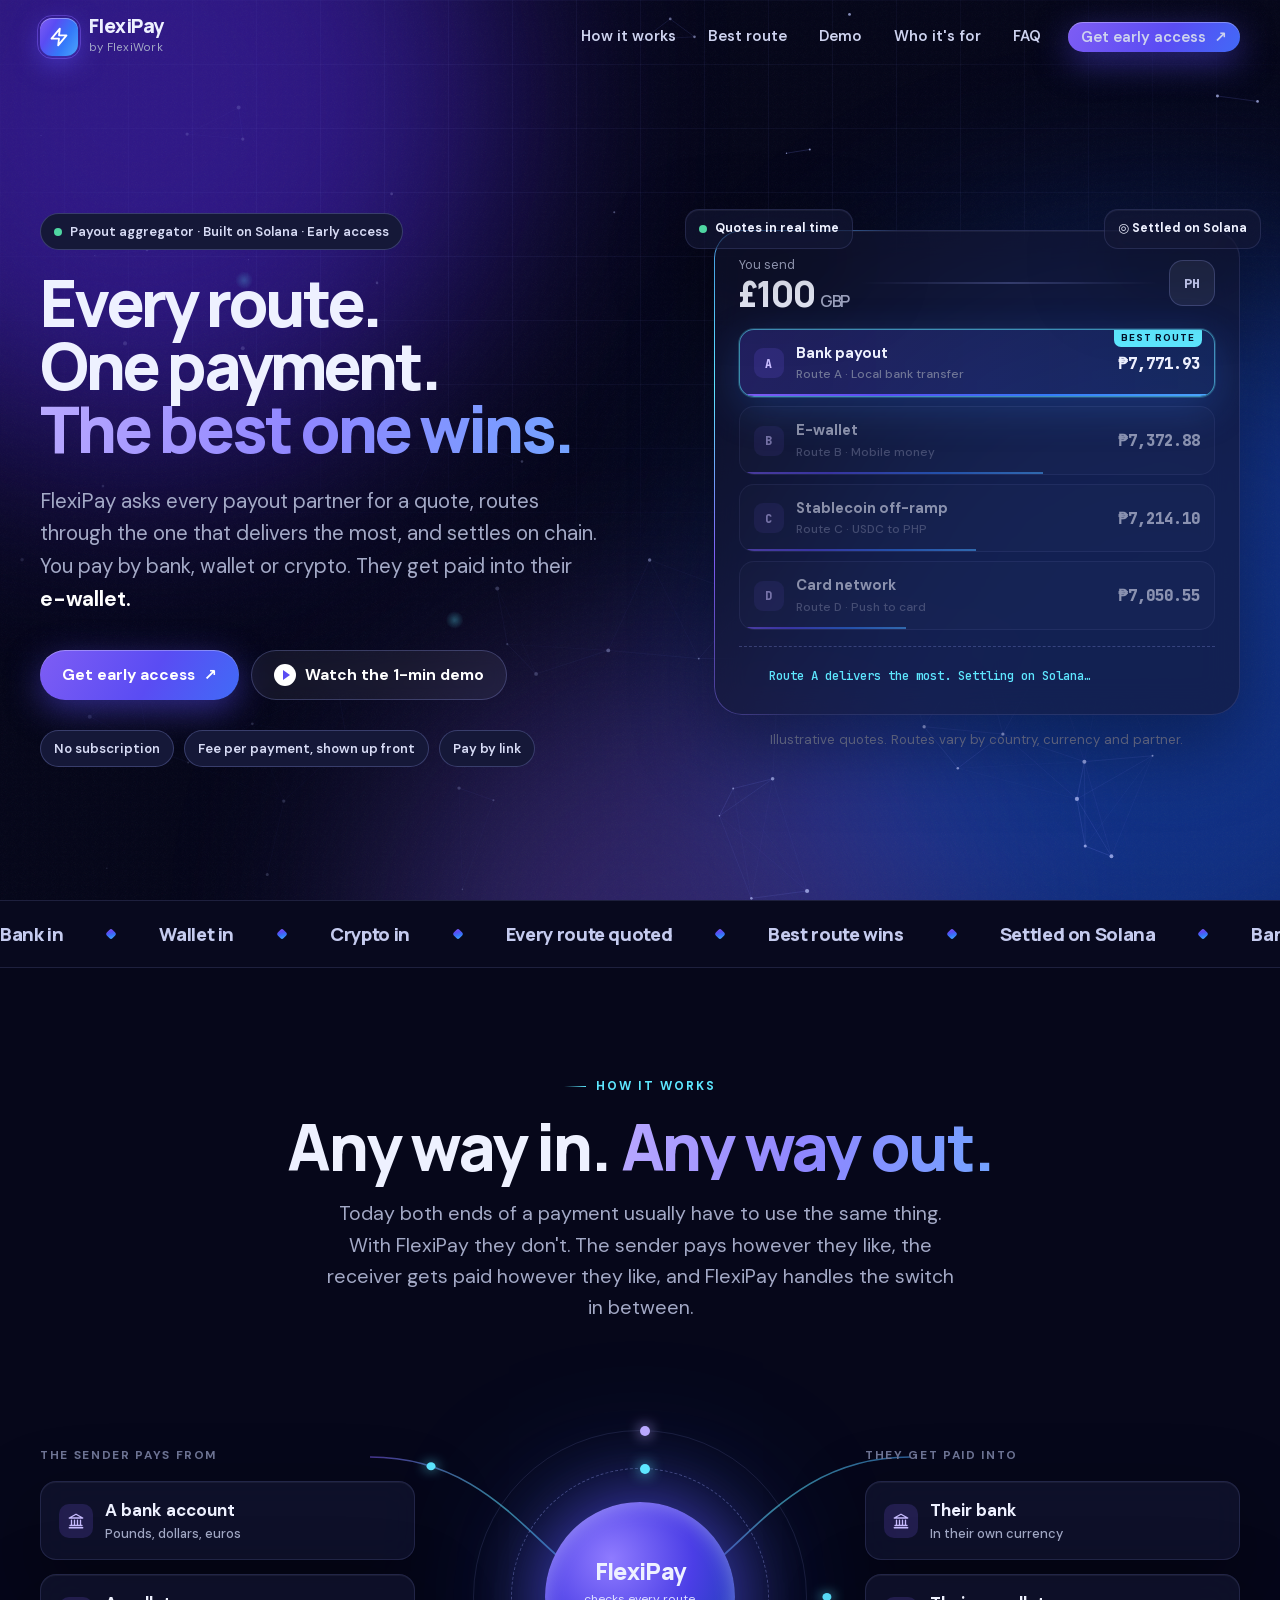
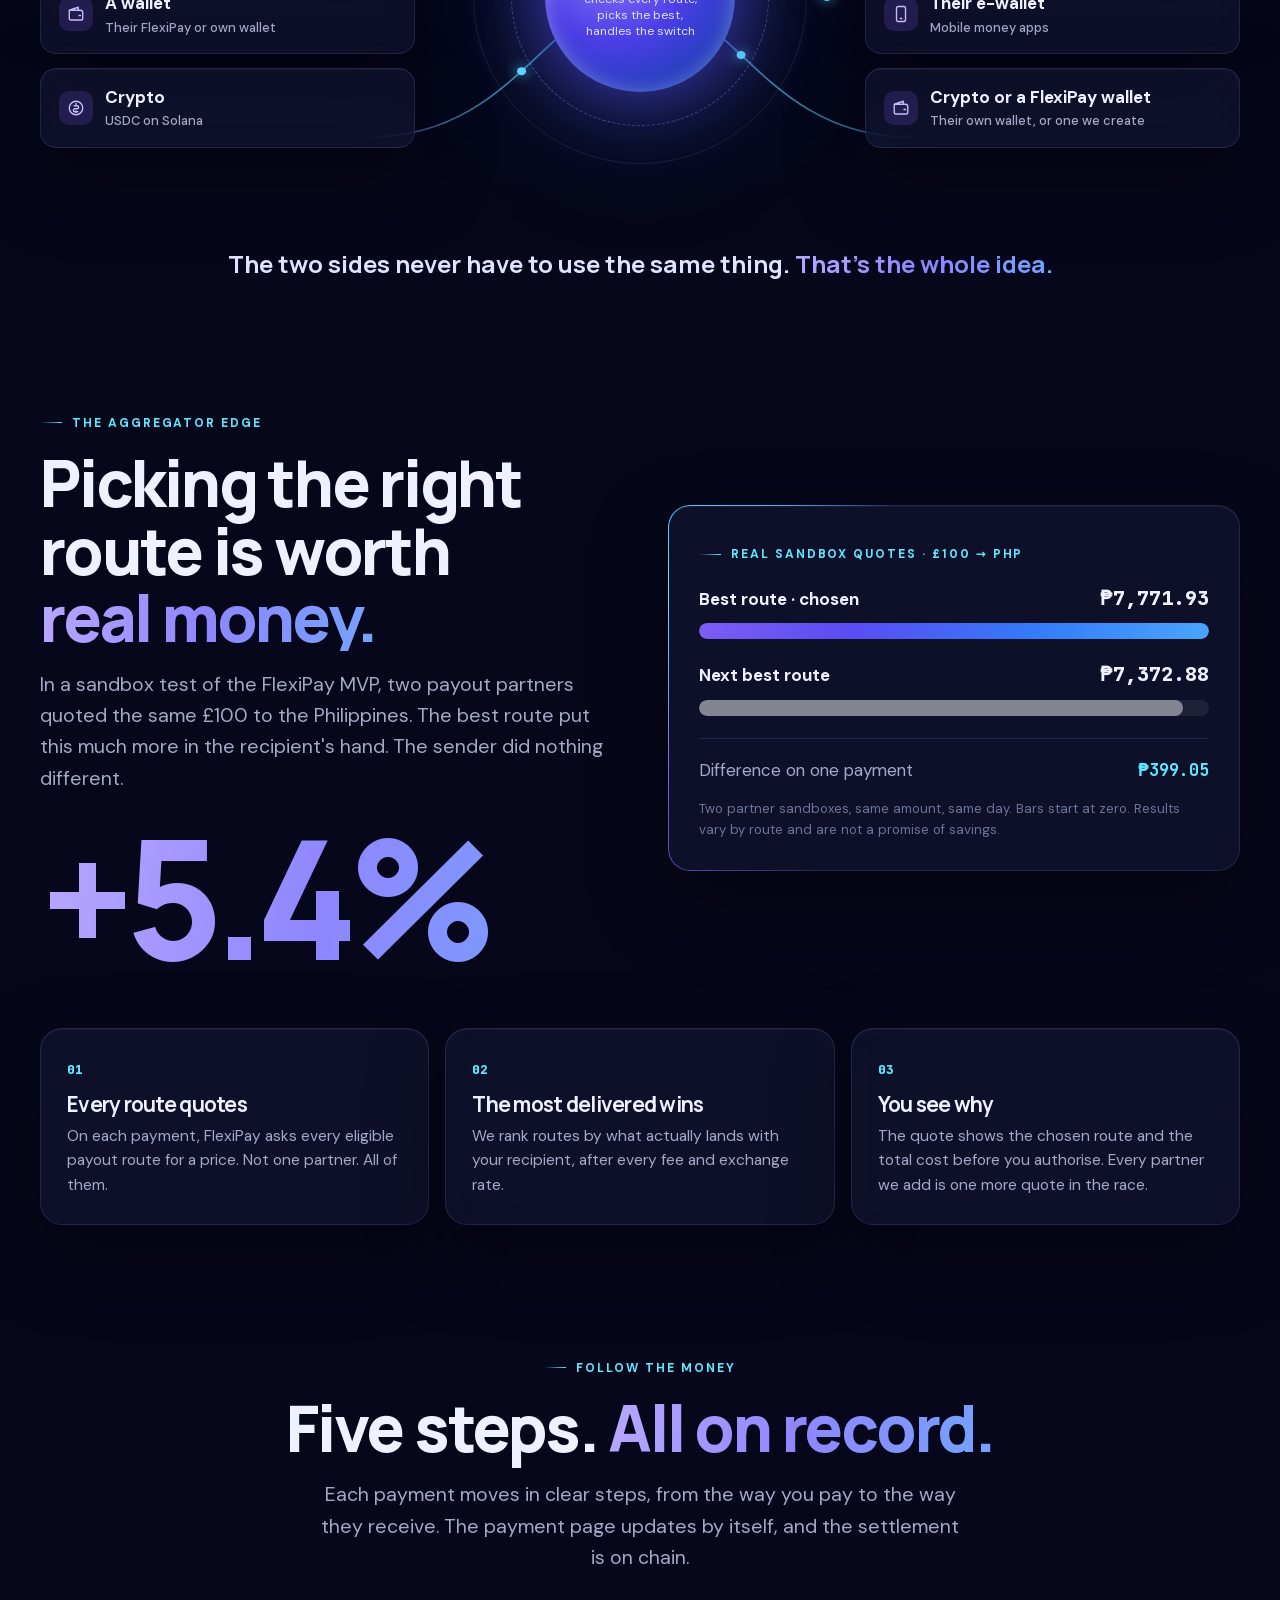
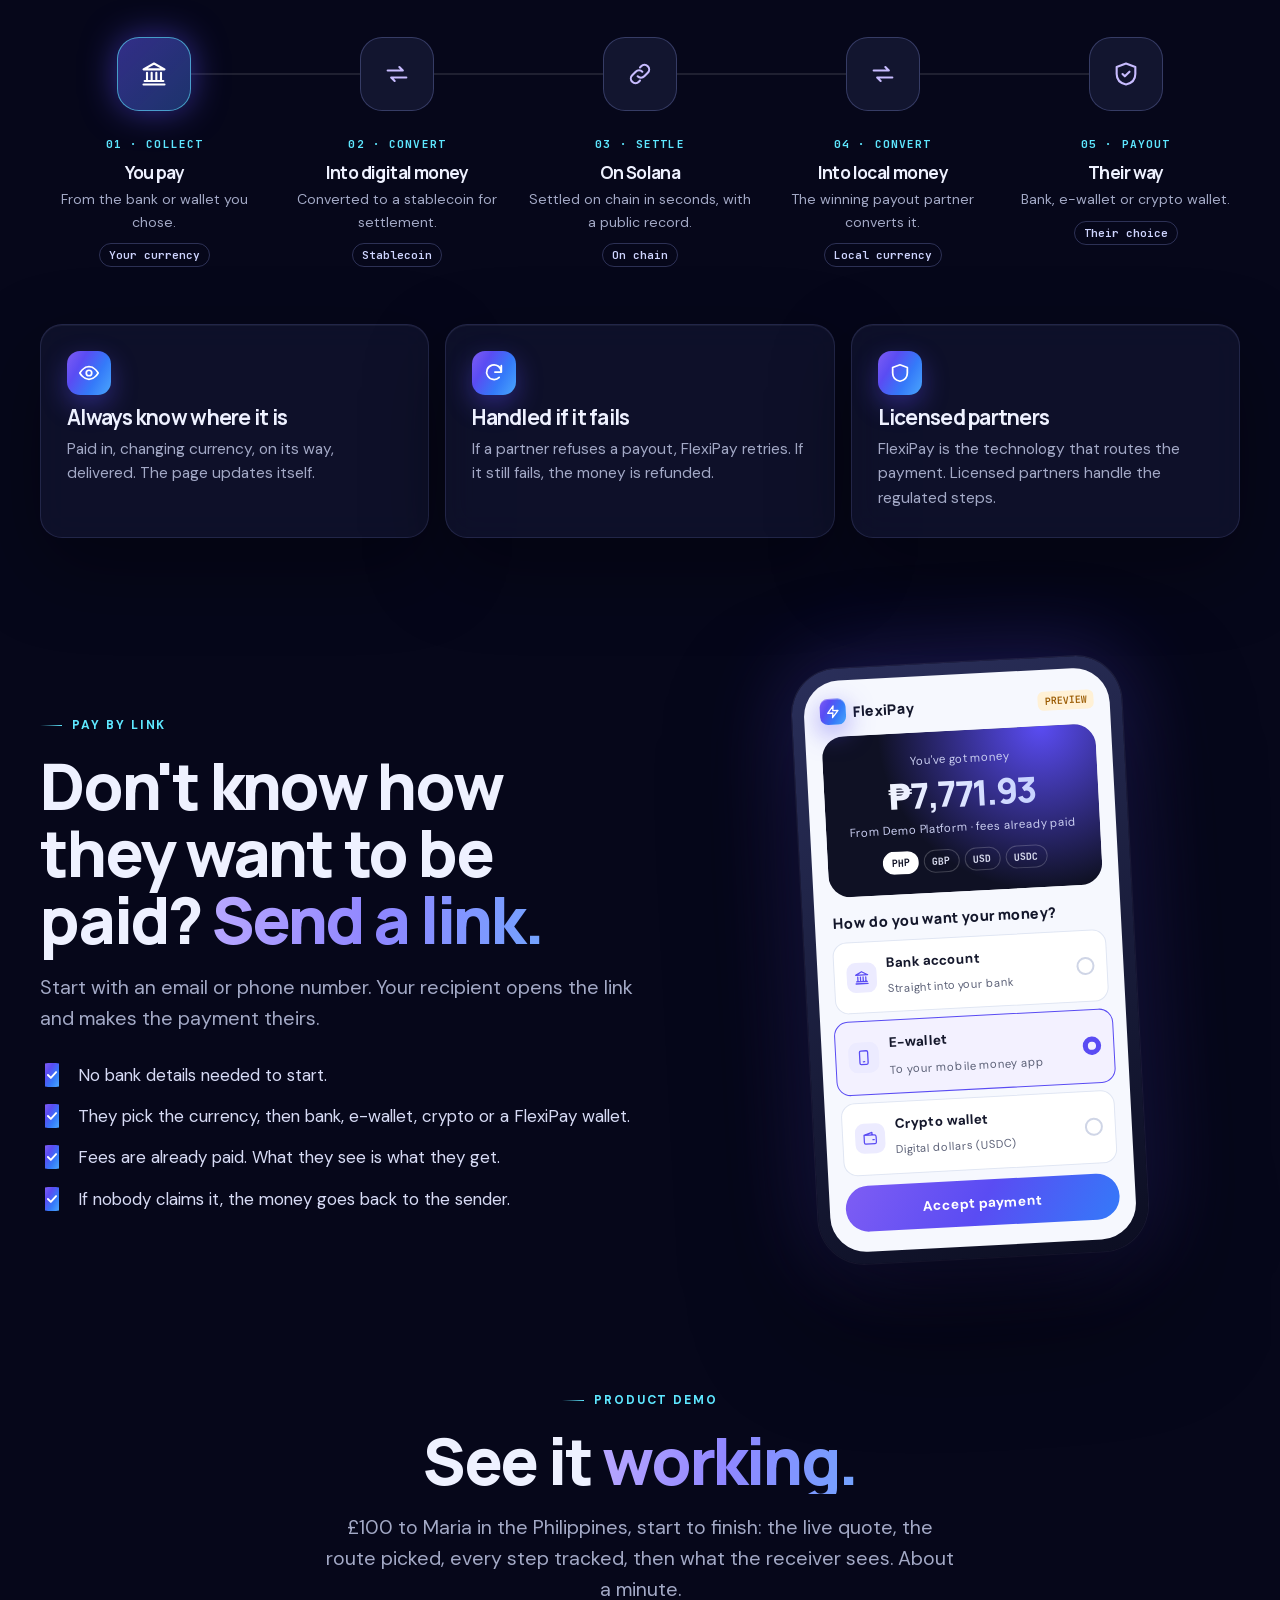
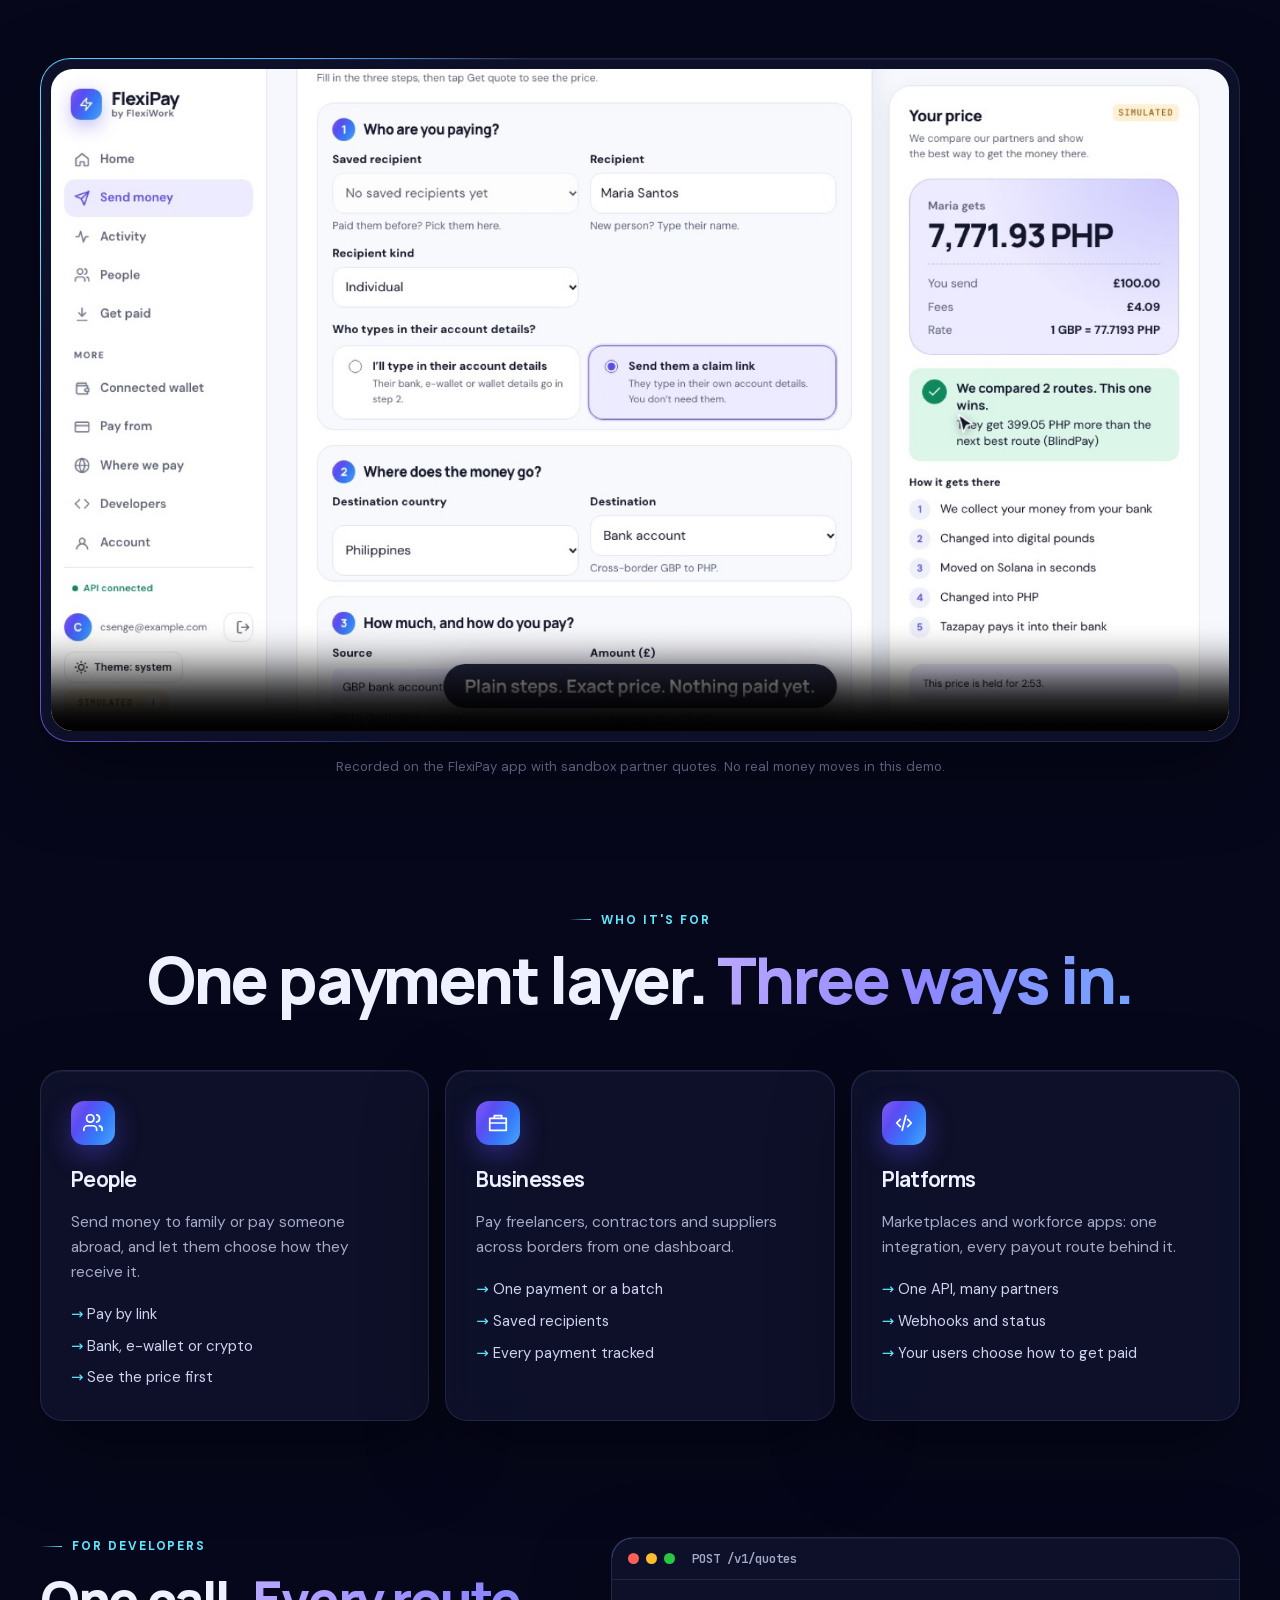
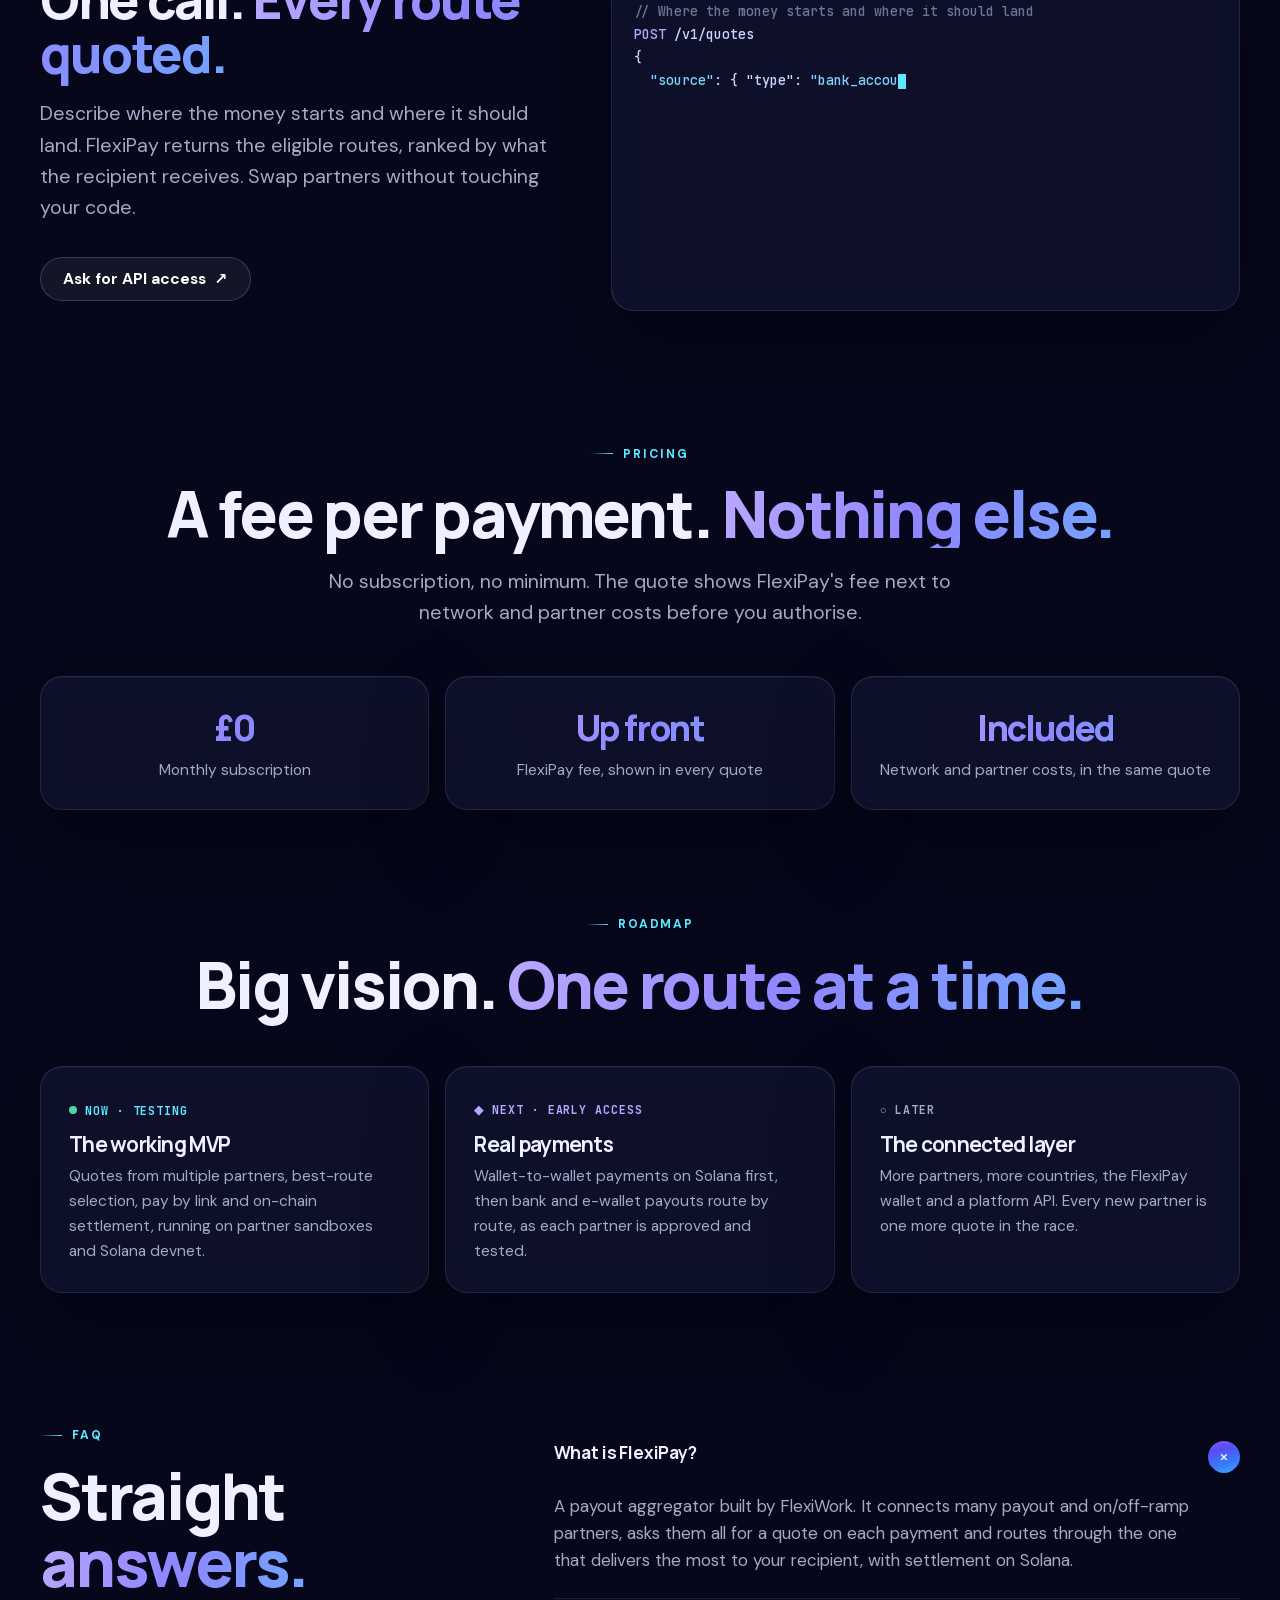
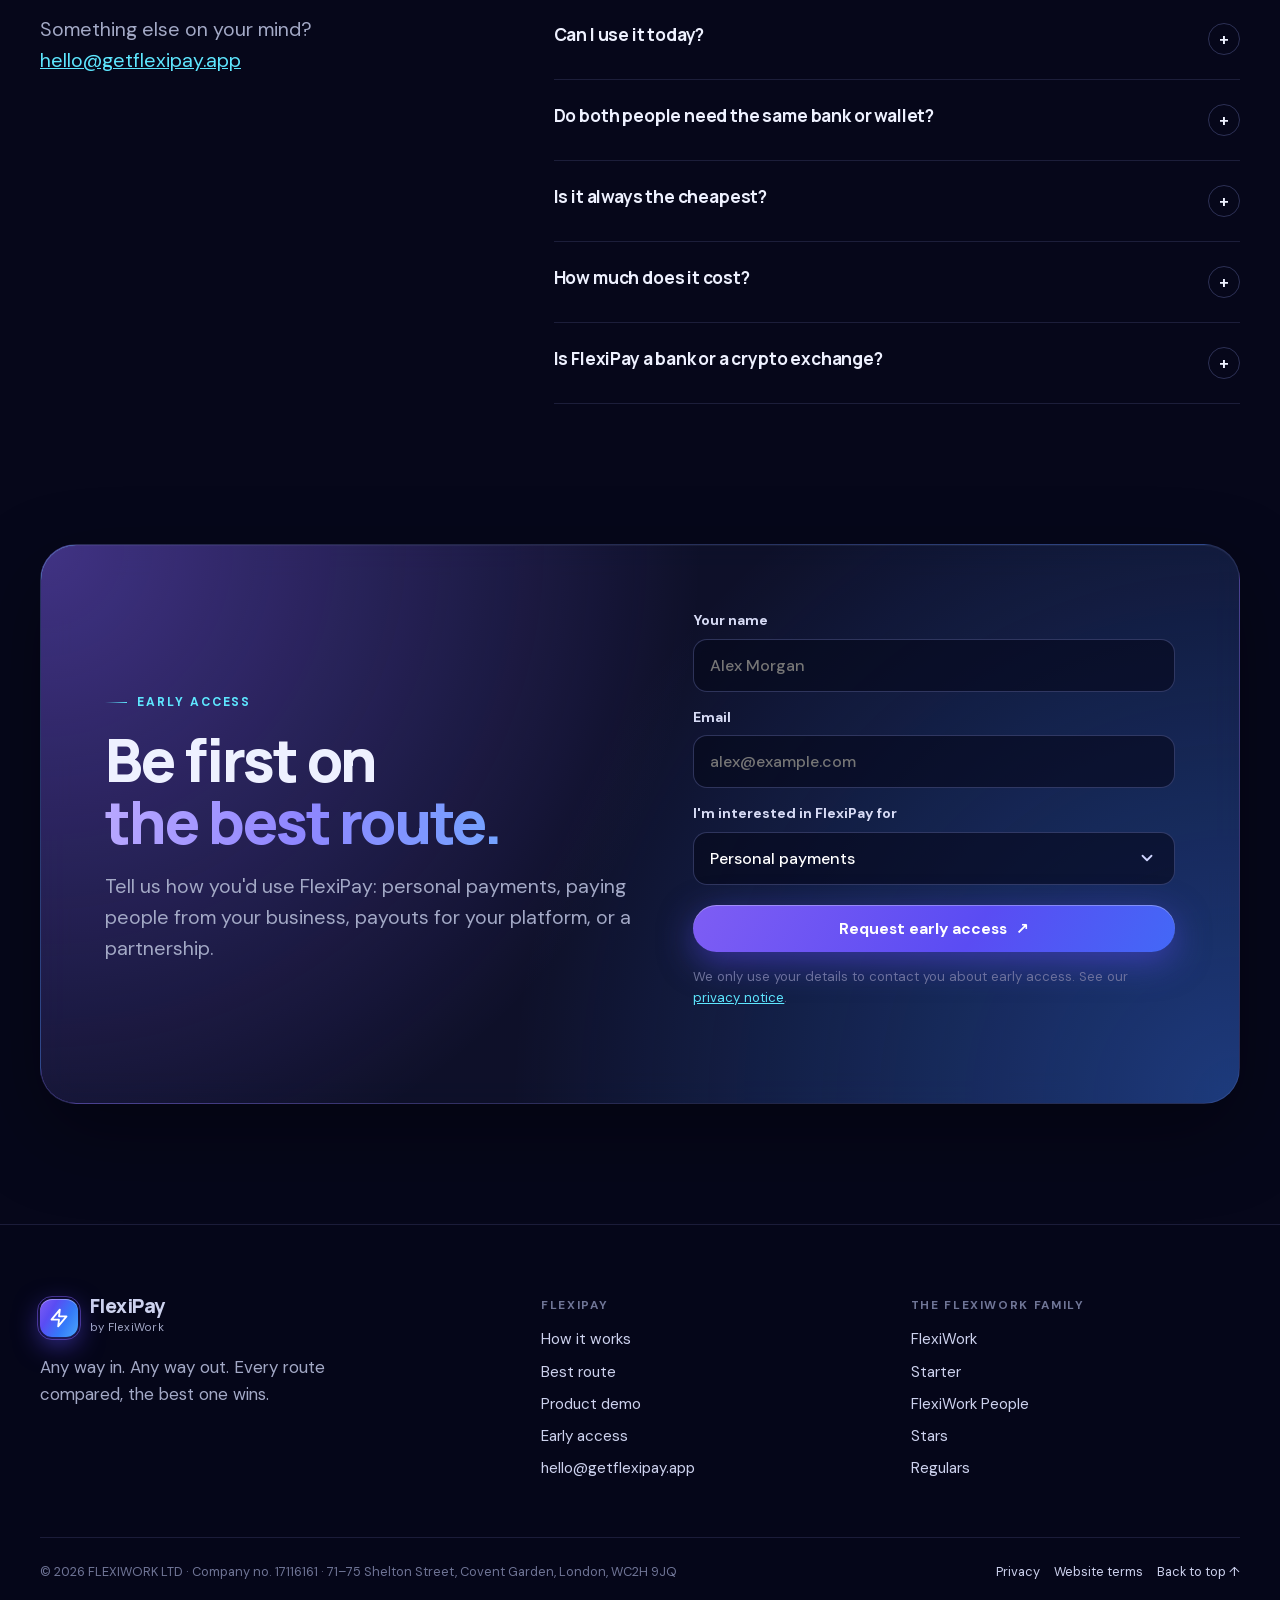
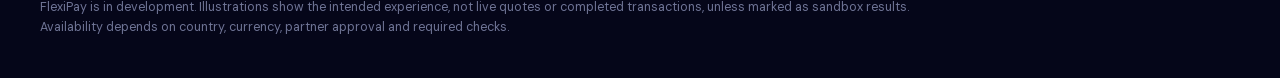
<file: index.html>
<!doctype html>
<html lang="en">
<head>
<meta charset="utf-8">
<meta name="viewport" content="width=device-width,initial-scale=1,viewport-fit=cover">
<title>FlexiPay: Every Payout Route Compared. The Best One Wins.</title>
<meta name="description" content="FlexiPay is a payout aggregator built on Solana. On every payment we ask our partners for a quote and route through the one that delivers the most. You pay your way, they get paid theirs. Get early access.">
<link rel="canonical" href="https://getflexipay.app/">
<meta name="theme-color" content="#06071a">
<meta property="og:type" content="website">
<meta property="og:site_name" content="FlexiPay by FlexiWork">
<meta property="og:url" content="https://getflexipay.app/">
<meta property="og:title" content="FlexiPay: every payout route compared. The best one wins.">
<meta property="og:description" content="A payout aggregator built on Solana. Any way in, any way out. Get early access.">
<meta property="og:image" content="https://getflexipay.app/assets/og-flexipay.jpg">
<meta property="og:image:width" content="1200"><meta property="og:image:height" content="630">
<meta name="twitter:card" content="summary_large_image">
<meta name="twitter:image" content="https://getflexipay.app/assets/og-flexipay.jpg">
<link rel="icon" href="assets/favicon.svg" type="image/svg+xml">
<link rel="preload" href="assets/fonts/manrope.woff2" as="font" type="font/woff2" crossorigin>
<link rel="stylesheet" href="assets/fonts.css?v=1">
<link rel="stylesheet" href="assets/fp.css?v=4">
<script>document.documentElement.classList.add('js')</script>
<script defer src="assets/fp.js?v=4"></script>
<script type="application/ld+json">{"@context":"https://schema.org","@graph":[{"@type":"Organization","@id":"https://getflexipay.app/#org","name":"FlexiWork","legalName":"FLEXIWORK LTD","url":"https://joinflexiwork.co.uk/","email":"hello@getflexipay.app","identifier":{"@type":"PropertyValue","propertyID":"Companies House company number","value":"17116161"},"address":{"@type":"PostalAddress","streetAddress":"71-75 Shelton Street, Covent Garden","addressLocality":"London","postalCode":"WC2H 9JQ","addressCountry":"GB"}},{"@type":"WebSite","@id":"https://getflexipay.app/#website","name":"FlexiPay","url":"https://getflexipay.app/","publisher":{"@id":"https://getflexipay.app/#org"}},{"@type":"SoftwareApplication","name":"FlexiPay","url":"https://getflexipay.app/","applicationCategory":"FinanceApplication","operatingSystem":"Web","description":"Payout aggregator built on Solana: compares eligible payout routes on every payment and routes through the one that delivers the most to the recipient. In development; early access.","publisher":{"@id":"https://getflexipay.app/#org"}}]}</script>
</head>
<body>
<a class="skip" href="#main">Skip to content</a>
<div class="progress" aria-hidden="true"></div>
<div class="bg-fx" aria-hidden="true"><div class="blob b1"></div><div class="blob b2"></div><div class="blob b3"></div></div>
<div class="bg-grid" aria-hidden="true"></div><div class="bg-noise" aria-hidden="true"></div>

<header class="header"><div class="shell nav">
  <a class="brand" href="./" aria-label="FlexiPay home"><span class="mark" aria-hidden="true"><svg viewBox="0 0 24 24"><path d="M13 2 3 14h9l-1 8 10-12h-9z"/></svg></span><span><b>FlexiPay</b><small>by FlexiWork</small></span></a>
  <button class="menu" aria-expanded="false" aria-controls="navigation" aria-label="Open navigation"><span></span><span></span><span></span></button>
  <nav class="nav-links" id="navigation" aria-label="Main">
    <a href="#how">How it works</a><a href="#routes">Best route</a><a href="#demo">Demo</a><a href="#who">Who it's for</a><a href="#faq">FAQ</a>
    <a class="btn btn-primary btn-sm magnet" href="#access">Get early access <span class="arr">↗</span></a>
  </nav>
</div></header>

<main id="main">
<!-- HERO -->
<section class="hero">
  <canvas id="net" aria-hidden="true"></canvas>
  <div class="shell hero-grid">
    <div>
      <span class="chip rv"><span class="dot"></span> Payout aggregator · Built on Solana · Early access</span>
      <h1 class="words">Every route.<br>One payment.<br><span class="grad">The best one wins.</span></h1>
      <p class="lead rv" style="--d:.25s">FlexiPay asks every payout partner for a quote, routes through the one that delivers the most, and settles on chain. You pay by bank, wallet or crypto. They get paid into their <span class="rotator" aria-hidden="true"><span class="on">bank account.</span><span>e-wallet.</span><span>crypto wallet.</span><span>FlexiPay wallet.</span></span><span class="sr-only" style="position:absolute;left:-9999px">bank, e-wallet or crypto wallet.</span></p>
      <div class="hero-ctas rv" style="--d:.4s">
        <a class="btn btn-primary magnet" href="#access">Get early access <span class="arr">↗</span></a>
        <a class="btn btn-ghost magnet" href="#demo"><span class="play" aria-hidden="true"></span> Watch the 1-min demo</a>
      </div>
      <div class="hero-meta rv" style="--d:.55s"><span class="chip">No subscription</span><span class="chip">Fee per payment, shown up front</span><span class="chip">Pay by link</span></div>
    </div>
    <div class="rv" style="--d:.3s">
      <div class="race panel glow-border tilt" id="race" aria-label="Illustration: FlexiPay comparing payout routes for one payment">
        <div class="race-top">
          <div><small>You send</small><div class="race-amt"><span id="r-send">£100</span><em id="r-cur">GBP</em></div></div>
          <div class="race-arrow"></div>
          <div class="flag" id="r-flag">PH</div>
        </div>
        <div class="routes" id="routes"></div>
        <div class="race-foot" id="race-foot"><span class="ok">✓</span><span class="sig" id="sig">Asking every route for a quote…</span></div>
        <div class="float-tag t1 panel"><span class="dot"></span> Quotes in real time</div>
        <div class="float-tag t2 panel">◎ Settled on Solana</div>
      </div>
      <p class="note" style="margin-top:14px;text-align:center">Illustrative quotes. Routes vary by country, currency and partner.</p>
    </div>
  </div>
</section>

<div class="marquee" aria-hidden="true"><div class="marquee-track">
  <span>Bank in</span><span>Wallet in</span><span>Crypto in</span><span>Every route quoted</span><span>Best route wins</span><span>Settled on Solana</span><span>Bank out</span><span>E-wallet out</span><span>USDC out</span><span>Pay by link</span><span>One API</span>
  <span>Bank in</span><span>Wallet in</span><span>Crypto in</span><span>Every route quoted</span><span>Best route wins</span><span>Settled on Solana</span><span>Bank out</span><span>E-wallet out</span><span>USDC out</span><span>Pay by link</span><span>One API</span>
</div></div>

<!-- HOW: any way in, any way out -->
<section class="section" id="how"><div class="shell">
  <div class="center rv"><span class="kicker">How it works</span>
    <h2 class="h2 words">Any way in. <span class="grad">Any way out.</span></h2>
    <p class="lead">Today both ends of a payment usually have to use the same thing. With FlexiPay they don't. The sender pays however they like, the receiver gets paid however they like, and FlexiPay handles the switch in between.</p></div>
  <div class="flow">
    <div class="flow-col rv">
      <h4>The sender pays from</h4>
      <div class="pill panel"><i><svg viewBox="0 0 24 24"><path d="M3 21h18M4 18h16M6 18v-7M10 18v-7M14 18v-7M18 18v-7M12 3l9 5H3z"/></svg></i><span>A bank account<small>Pounds, dollars, euros</small></span></div>
      <div class="pill panel"><i><svg viewBox="0 0 24 24"><path d="M3 7h15a3 3 0 0 1 3 3v8a2 2 0 0 1-2 2H5a2 2 0 0 1-2-2zM3 7l12-4v4M16 14h2"/></svg></i><span>A wallet<small>Their FlexiPay or own wallet</small></span></div>
      <div class="pill panel"><i><svg viewBox="0 0 24 24"><circle cx="12" cy="12" r="9"/><path d="M9.5 9h4a2 2 0 0 1 0 4h-3a2 2 0 0 0 0 4h4M12 6v2M12 16v2"/></svg></i><span>Crypto<small>USDC on Solana</small></span></div>
    </div>
    <div class="core-wrap rv" style="--d:.15s">
      <svg class="flow-svg" viewBox="0 0 400 420" preserveAspectRatio="none" aria-hidden="true">
        <defs><linearGradient id="fl" x1="0" x2="1"><stop stop-color="#7e5df4"/><stop offset=".5" stop-color="#5ee7ff"/><stop offset="1" stop-color="#4ba6fc"/></linearGradient></defs>
        <path id="p1" d="M-40 70 C 90 70, 120 210, 200 210"/><path id="p2" d="M-40 210 L 200 210"/><path id="p3" d="M-40 350 C 90 350, 120 210, 200 210"/>
        <path id="p4" d="M200 210 C 280 210, 310 70, 440 70"/><path id="p5" d="M200 210 L 440 210"/><path id="p6" d="M200 210 C 280 210, 310 350, 440 350"/>
        <circle class="pulse" r="4"><animateMotion dur="2.6s" repeatCount="indefinite"><mpath href="#p1"/></animateMotion></circle>
        <circle class="pulse" r="4"><animateMotion dur="2.6s" begin=".9s" repeatCount="indefinite"><mpath href="#p2"/></animateMotion></circle>
        <circle class="pulse" r="4"><animateMotion dur="2.6s" begin="1.7s" repeatCount="indefinite"><mpath href="#p3"/></animateMotion></circle>
        <circle class="pulse" r="4"><animateMotion dur="2.6s" begin=".4s" repeatCount="indefinite"><mpath href="#p4"/></animateMotion></circle>
        <circle class="pulse" r="4"><animateMotion dur="2.6s" begin="1.3s" repeatCount="indefinite"><mpath href="#p5"/></animateMotion></circle>
        <circle class="pulse" r="4"><animateMotion dur="2.6s" begin="2.1s" repeatCount="indefinite"><mpath href="#p6"/></animateMotion></circle>
      </svg>
      <div class="core"><span class="orbit o1"></span><span class="orbit o2"></span><div><b>FlexiPay</b><small>checks every route, picks the best, handles the switch</small></div></div>
    </div>
    <div class="flow-col rv" style="--d:.3s">
      <h4>They get paid into</h4>
      <div class="pill panel"><i><svg viewBox="0 0 24 24"><path d="M3 21h18M4 18h16M6 18v-7M10 18v-7M14 18v-7M18 18v-7M12 3l9 5H3z"/></svg></i><span>Their bank<small>In their own currency</small></span></div>
      <div class="pill panel"><i><svg viewBox="0 0 24 24"><path d="M8 2h8a2 2 0 0 1 2 2v16a2 2 0 0 1-2 2H8a2 2 0 0 1-2-2V4a2 2 0 0 1 2-2M11 18h2"/></svg></i><span>Their e-wallet<small>Mobile money apps</small></span></div>
      <div class="pill panel"><i><svg viewBox="0 0 24 24"><path d="M3 7h15a3 3 0 0 1 3 3v8a2 2 0 0 1-2 2H5a2 2 0 0 1-2-2zM3 7l12-4v4M16 14h2"/></svg></i><span>Crypto or a FlexiPay wallet<small>Their own wallet, or one we create</small></span></div>
    </div>
  </div>
  <p class="flow-caption rv">The two sides never have to use the same thing. <span class="grad">That's the whole idea.</span></p>
</div></section>

<!-- BEST ROUTE -->
<section class="section" id="routes"><div class="shell">
  <div class="best">
    <div class="rv"><span class="kicker">The aggregator edge</span>
      <h2 class="h2 words">Picking the right route is worth <span class="grad">real money.</span></h2>
      <p class="lead">In a sandbox test of the FlexiPay MVP, two payout partners quoted the same £100 to the Philippines. The best route put this much more in the recipient's hand. The sender did nothing different.</p>
      <div class="big-stat grad" style="margin-top:28px"><span class="count" data-to="5.4" data-dec="1" data-pre="+">+0.0</span>%</div>
    </div>
    <div class="compare panel glow-border rv" style="--d:.2s" id="compare">
      <span class="kicker">Real sandbox quotes · £100 → PHP</span>
      <div style="height:22px"></div>
      <div class="cmp-row top"><header><span>Best route · chosen</span><b>₱7,771.93</b></header><div class="cmp-track"><div class="cmp-fill" data-w="100"></div></div></div>
      <div class="cmp-row"><header><span>Next best route</span><b>₱7,372.88</b></header><div class="cmp-track"><div class="cmp-fill" data-w="94.9"></div></div></div>
      <div class="cmp-diff"><span>Difference on one payment</span><b>₱399.05</b></div>
      <p class="note" style="margin-top:14px">Two partner sandboxes, same amount, same day. Bars start at zero. Results vary by route and are not a promise of savings.</p>
    </div>
  </div>
  <div class="why">
    <div class="card panel rv"><span class="num">01</span><h3>Every route quotes</h3><p>On each payment, FlexiPay asks every eligible payout route for a price. Not one partner. All of them.</p></div>
    <div class="card panel rv" style="--d:.1s"><span class="num">02</span><h3>The most delivered wins</h3><p>We rank routes by what actually lands with your recipient, after every fee and exchange rate.</p></div>
    <div class="card panel rv" style="--d:.2s"><span class="num">03</span><h3>You see why</h3><p>The quote shows the chosen route and the total cost before you authorise. Every partner we add is one more quote in the race.</p></div>
  </div>
</div></section>

<!-- INSIDE A PAYMENT -->
<section class="section" id="inside"><div class="shell">
  <div class="center rv"><span class="kicker">Follow the money</span>
    <h2 class="h2 words">Five steps. <span class="grad">All on record.</span></h2>
    <p class="lead">Each payment moves in clear steps, from the way you pay to the way they receive. The payment page updates by itself, and the settlement is on chain.</p></div>
  <div class="steps" id="steps">
    <div class="steps-line"><i></i><span class="coin"></span></div>
    <div class="step"><div class="s-ico"><svg viewBox="0 0 24 24"><path d="M3 21h18M4 18h16M6 18v-7M10 18v-7M14 18v-7M18 18v-7M12 3l9 5H3z"/></svg></div><small>01 · COLLECT</small><h4>You pay</h4><p>From the bank or wallet you chose.</p><span class="tag">Your currency</span></div>
    <div class="step"><div class="s-ico"><svg viewBox="0 0 24 24"><path d="M4 9h13l-3-3M20 15H7l3 3"/></svg></div><small>02 · CONVERT</small><h4>Into digital money</h4><p>Converted to a stablecoin for settlement.</p><span class="tag">Stablecoin</span></div>
    <div class="step"><div class="s-ico"><svg viewBox="0 0 24 24"><path d="M10 14a4 4 0 0 0 5.66 0l3-3a4 4 0 0 0-5.66-5.66l-1 1M14 10a4 4 0 0 0-5.66 0l-3 3a4 4 0 0 0 5.66 5.66l1-1"/></svg></div><small>03 · SETTLE</small><h4>On Solana</h4><p>Settled on chain in seconds, with a public record.</p><span class="tag">On chain</span></div>
    <div class="step"><div class="s-ico"><svg viewBox="0 0 24 24"><path d="M4 9h13l-3-3M20 15H7l3 3"/></svg></div><small>04 · CONVERT</small><h4>Into local money</h4><p>The winning payout partner converts it.</p><span class="tag">Local currency</span></div>
    <div class="step"><div class="s-ico"><svg viewBox="0 0 24 24"><path d="M12 3l8 3v6c0 5-3.5 8-8 9-4.5-1-8-4-8-9V6zM9 12l2 2 4-4"/></svg></div><small>05 · PAYOUT</small><h4>Their way</h4><p>Bank, e-wallet or crypto wallet.</p><span class="tag">Their choice</span></div>
  </div>
  <div class="assure">
    <div class="card panel rv"><div class="icon-b"><svg viewBox="0 0 24 24"><path d="M2 12s4-7 10-7 10 7 10 7-4 7-10 7S2 12 2 12z"/><circle cx="12" cy="12" r="3"/></svg></div><h3>Always know where it is</h3><p>Paid in, changing currency, on its way, delivered. The page updates itself.</p></div>
    <div class="card panel rv" style="--d:.1s"><div class="icon-b"><svg viewBox="0 0 24 24"><path d="M20 11a8 8 0 1 0-2.3 5.7M20 4v7h-7"/></svg></div><h3>Handled if it fails</h3><p>If a partner refuses a payout, FlexiPay retries. If it still fails, the money is refunded.</p></div>
    <div class="card panel rv" style="--d:.2s"><div class="icon-b"><svg viewBox="0 0 24 24"><path d="M12 3l8 3v6c0 5-3.5 8-8 9-4.5-1-8-4-8-9V6z"/></svg></div><h3>Licensed partners</h3><p>FlexiPay is the technology that routes the payment. Licensed partners handle the regulated steps.</p></div>
  </div>
</div></section>

<!-- PAY BY LINK -->
<section class="section" id="link"><div class="shell link-grid">
  <div class="rv"><span class="kicker">Pay by link</span>
    <h2 class="h2 words">Don't know how they want to be paid? <span class="grad">Send a link.</span></h2>
    <p class="lead">Start with an email or phone number. Your recipient opens the link and makes the payment theirs.</p>
    <ul class="ticks"><li>No bank details needed to start.</li><li>They pick the currency, then bank, e-wallet, crypto or a FlexiPay wallet.</li><li>Fees are already paid. What they see is what they get.</li><li>If nobody claims it, the money goes back to the sender.</li></ul>
  </div>
  <div class="rv" style="--d:.15s">
    <div class="phone" aria-label="Illustration of the FlexiPay claim screen on a phone">
      <div class="screen">
        <div class="scr-top"><span class="mini"><span class="mark"><svg viewBox="0 0 24 24"><path d="M13 2 3 14h9l-1 8 10-12h-9z"/></svg></span>FlexiPay</span><span class="t">PREVIEW</span></div>
        <div class="scr-hero"><small>You've got money</small><div class="amt" id="claim-amt">₱7,771.93</div><small>From Demo Platform · fees already paid</small>
          <div class="cur" id="claim-cur"><span class="on">PHP</span><span>GBP</span><span>USD</span><span>USDC</span></div></div>
        <div class="scr-q">How do you want your money?</div>
        <div class="opt on"><i><svg viewBox="0 0 24 24"><path d="M3 21h18M4 18h16M6 18v-7M10 18v-7M14 18v-7M18 18v-7M12 3l9 5H3z"/></svg></i><span><b>Bank account</b><small>Straight into your bank</small></span><span class="rd"></span></div>
        <div class="opt"><i><svg viewBox="0 0 24 24"><path d="M8 2h8a2 2 0 0 1 2 2v16a2 2 0 0 1-2 2H8a2 2 0 0 1-2-2V4a2 2 0 0 1 2-2M11 18h2"/></svg></i><span><b>E-wallet</b><small>To your mobile money app</small></span><span class="rd"></span></div>
        <div class="opt"><i><svg viewBox="0 0 24 24"><path d="M3 7h15a3 3 0 0 1 3 3v8a2 2 0 0 1-2 2H5a2 2 0 0 1-2-2zM3 7l12-4v4M16 14h2"/></svg></i><span><b>Crypto wallet</b><small>Digital dollars (USDC)</small></span><span class="rd"></span></div>
        <div class="scr-btn">Accept payment</div>
      </div>
    </div>
  </div>
</div></section>

<!-- DEMO -->
<section class="section" id="demo"><div class="shell">
  <div class="center rv"><span class="kicker">Product demo</span>
    <h2 class="h2 words">See it <span class="grad">working.</span></h2>
    <p class="lead">£100 to Maria in the Philippines, start to finish: the live quote, the route picked, every step tracked, then what the receiver sees. About a minute.</p></div>
  <div class="video-wrap panel glow-border rv">
    <video controls playsinline preload="none" poster="assets/flexipay-demo-poster-2026-11.jpg"><source src="assets/flexipay-demo-2026-11.mp4" type="video/mp4">Your browser can't play this video. <a href="assets/flexipay-demo-2026-11.mp4">Download it</a>.</video>
  </div>
  <p class="note video-note">Recorded on the FlexiPay app with sandbox partner quotes. No real money moves in this demo.</p>
</div></section>

<!-- WHO -->
<section class="section" id="who"><div class="shell">
  <div class="center rv"><span class="kicker">Who it's for</span>
    <h2 class="h2 words">One payment layer. <span class="grad">Three ways in.</span></h2></div>
  <div class="aud">
    <div class="card panel rv"><div class="icon-b"><svg viewBox="0 0 24 24"><path d="M16 20v-1a4 4 0 0 0-4-4H6a4 4 0 0 0-4 4v1M9 11a4 4 0 1 0 0-8 4 4 0 0 0 0 8M22 20v-1a4 4 0 0 0-3-3.9M16 3.1a4 4 0 0 1 0 7.8"/></svg></div><h3>People</h3><p>Send money to family or pay someone abroad, and let them choose how they receive it.</p><ul><li>Pay by link</li><li>Bank, e-wallet or crypto</li><li>See the price first</li></ul></div>
    <div class="card panel rv" style="--d:.1s"><div class="icon-b"><svg viewBox="0 0 24 24"><path d="M3 7h18v13H3zM8 7V4h8v3M3 12h18"/></svg></div><h3>Businesses</h3><p>Pay freelancers, contractors and suppliers across borders from one dashboard.</p><ul><li>One payment or a batch</li><li>Saved recipients</li><li>Every payment tracked</li></ul></div>
    <div class="card panel rv" style="--d:.2s"><div class="icon-b"><svg viewBox="0 0 24 24"><path d="M8 8l-4 4 4 4M16 8l4 4-4 4M14 4l-4 16"/></svg></div><h3>Platforms</h3><p>Marketplaces and workforce apps: one integration, every payout route behind it.</p><ul><li>One API, many partners</li><li>Webhooks and status</li><li>Your users choose how to get paid</li></ul></div>
  </div>
  <div class="api">
    <div class="rv"><span class="kicker">For developers</span>
      <h2 class="h2" style="font-size:clamp(2rem,4vw,3.2rem)">One call. <span class="grad">Every route quoted.</span></h2>
      <p class="lead">Describe where the money starts and where it should land. FlexiPay returns the eligible routes, ranked by what the recipient receives. Swap partners without touching your code.</p>
      <div class="hero-ctas"><a class="btn btn-ghost magnet" href="#access">Ask for API access <span class="arr">↗</span></a></div>
    </div>
    <div class="code panel glow-border rv" style="--d:.15s"><div class="code-top"><i></i><i></i><i></i><span>POST /v1/quotes</span></div><pre id="code" aria-label="Example API request and response"></pre></div>
  </div>
</div></section>

<!-- PRICING + ROADMAP -->
<section class="section" id="pricing"><div class="shell">
  <div class="center rv"><span class="kicker">Pricing</span>
    <h2 class="h2 words">A fee per payment. <span class="grad">Nothing else.</span></h2>
    <p class="lead">No subscription, no minimum. The quote shows FlexiPay's fee next to network and partner costs before you authorise.</p></div>
  <div class="price-grid">
    <div class="card panel rv"><b class="grad">£0</b><p>Monthly subscription</p></div>
    <div class="card panel rv" style="--d:.1s"><b class="grad">Up front</b><p>FlexiPay fee, shown in every quote</p></div>
    <div class="card panel rv" style="--d:.2s"><b class="grad">Included</b><p>Network and partner costs, in the same quote</p></div>
  </div>
  <div class="center rv" style="margin-top:clamp(56px,8vw,96px)"><span class="kicker">Roadmap</span>
    <h2 class="h2 words">Big vision. <span class="grad">One route at a time.</span></h2></div>
  <div class="road">
    <div class="card panel rv"><span class="state"><span class="dot"></span> Now · testing</span><h3>The working MVP</h3><p>Quotes from multiple partners, best-route selection, pay by link and on-chain settlement, running on partner sandboxes and Solana devnet.</p></div>
    <div class="card panel rv" style="--d:.1s"><span class="state">◆ Next · early access</span><h3>Real payments</h3><p>Wallet-to-wallet payments on Solana first, then bank and e-wallet payouts route by route, as each partner is approved and tested.</p></div>
    <div class="card panel rv" style="--d:.2s"><span class="state">○ Later</span><h3>The connected layer</h3><p>More partners, more countries, the FlexiPay wallet and a platform API. Every new partner is one more quote in the race.</p></div>
  </div>
</div></section>

<!-- FAQ -->
<section class="section" id="faq"><div class="shell faq-grid">
  <div class="rv"><span class="kicker">FAQ</span><h2 class="h2">Straight <span class="grad">answers.</span></h2><p class="lead">Something else on your mind? <a href="mailto:hello@getflexipay.app" style="color:var(--cyan)">hello@getflexipay.app</a></p></div>
  <div class="faq rv" style="--d:.1s">
    <details open><summary>What is FlexiPay?</summary><p>A payout aggregator built by FlexiWork. It connects many payout and on/off-ramp partners, asks them all for a quote on each payment and routes through the one that delivers the most to your recipient, with settlement on Solana.</p></details>
    <details><summary>Can I use it today?</summary><p>We're preparing early access. The working MVP runs on partner sandboxes and Solana devnet, so no real money moves yet. Request access below and tell us what you need. This website does not start payments.</p></details>
    <details><summary>Do both people need the same bank or wallet?</summary><p>No, that's the point. The sender pays by bank, wallet or crypto, and the recipient chooses how to receive. Each method goes live only where a partner covers that country and currency and testing is complete.</p></details>
    <details><summary>Is it always the cheapest?</summary><p>We compare the eligible routes on every payment and pick the one that delivers the most to the recipient. We don't promise a saving on every payment: it depends on the route, currency and partners available.</p></details>
    <details><summary>How much does it cost?</summary><p>A fee per payment, with no subscription or minimum. The quote shows FlexiPay's fee alongside network and partner costs before you authorise.</p></details>
    <details><summary>Is FlexiPay a bank or a crypto exchange?</summary><p>No. FlexiPay is the technology that compares and routes payments. Licensed partners handle the regulated steps, including any identity checks.</p></details>
  </div>
</div></section>

<!-- EARLY ACCESS -->
<section class="section" id="access" style="padding-top:40px"><div class="shell">
  <div class="access panel glow-border rv">
    <div><span class="kicker">Early access</span>
      <h2 class="h2 words">Be first on <span class="grad">the best route.</span></h2>
      <p class="lead">Tell us how you'd use FlexiPay: personal payments, paying people from your business, payouts for your platform, or a partnership.</p>
    </div>
    <form class="ea" id="enquiry-form" novalidate>
      <label for="name">Your name<input id="name" name="name" autocomplete="name" required placeholder="Alex Morgan"></label>
      <label for="email">Email<input id="email" name="email" type="email" autocomplete="email" required placeholder="alex@example.com"></label>
      <label class="hp" aria-hidden="true">Website<input name="website" tabindex="-1" autocomplete="off"></label>
      <label for="interest">I'm interested in FlexiPay for<select id="interest" name="interest"><option>Personal payments</option><option>My business</option><option>My platform / API access</option><option>A payment partnership</option></select></label>
      <button class="btn btn-primary magnet" type="submit">Request early access <span class="arr">↗</span></button>
      <p class="note">We only use your details to contact you about early access. See our <a href="privacy.html">privacy notice</a>.</p>
      <p id="form-status" role="status"></p>
    </form>
  </div>
</div></section>
</main>

<footer class="footer"><div class="shell">
  <div class="foot-grid">
    <div><a class="brand" href="./"><span class="mark" aria-hidden="true"><svg viewBox="0 0 24 24"><path d="M13 2 3 14h9l-1 8 10-12h-9z"/></svg></span><span><b>FlexiPay</b><small>by FlexiWork</small></span></a><p class="tagline">Any way in. Any way out. Every route compared, the best one wins.</p></div>
    <div><h4>FlexiPay</h4><a href="#how">How it works</a><a href="#routes">Best route</a><a href="demo/">Product demo</a><a href="#access">Early access</a><a href="mailto:hello@getflexipay.app">hello@getflexipay.app</a></div>
    <div><h4>The FlexiWork family</h4><a href="https://joinflexiwork.co.uk/">FlexiWork</a><a href="https://getstarter.app/">Starter</a><a href="https://people.joinflexiwork.co.uk/">FlexiWork People</a><a href="https://morestars.app/">Stars</a><a href="https://moreregulars.app/">Regulars</a></div>
  </div>
  <div class="legal"><span>© <span id="year">2026</span> FLEXIWORK LTD · Company no. 17116161 · 71–75 Shelton Street, Covent Garden, London, WC2H 9JQ</span><span><a href="privacy.html">Privacy</a><a href="terms.html">Website terms</a><a href="#main">Back to top ↑</a></span></div>
  <p class="disclaimer">FlexiPay is in development. Illustrations show the intended experience, not live quotes or completed transactions, unless marked as sandbox results. Availability depends on country, currency, partner approval and required checks.</p>
</div></footer>
</body>
</html>
</file>
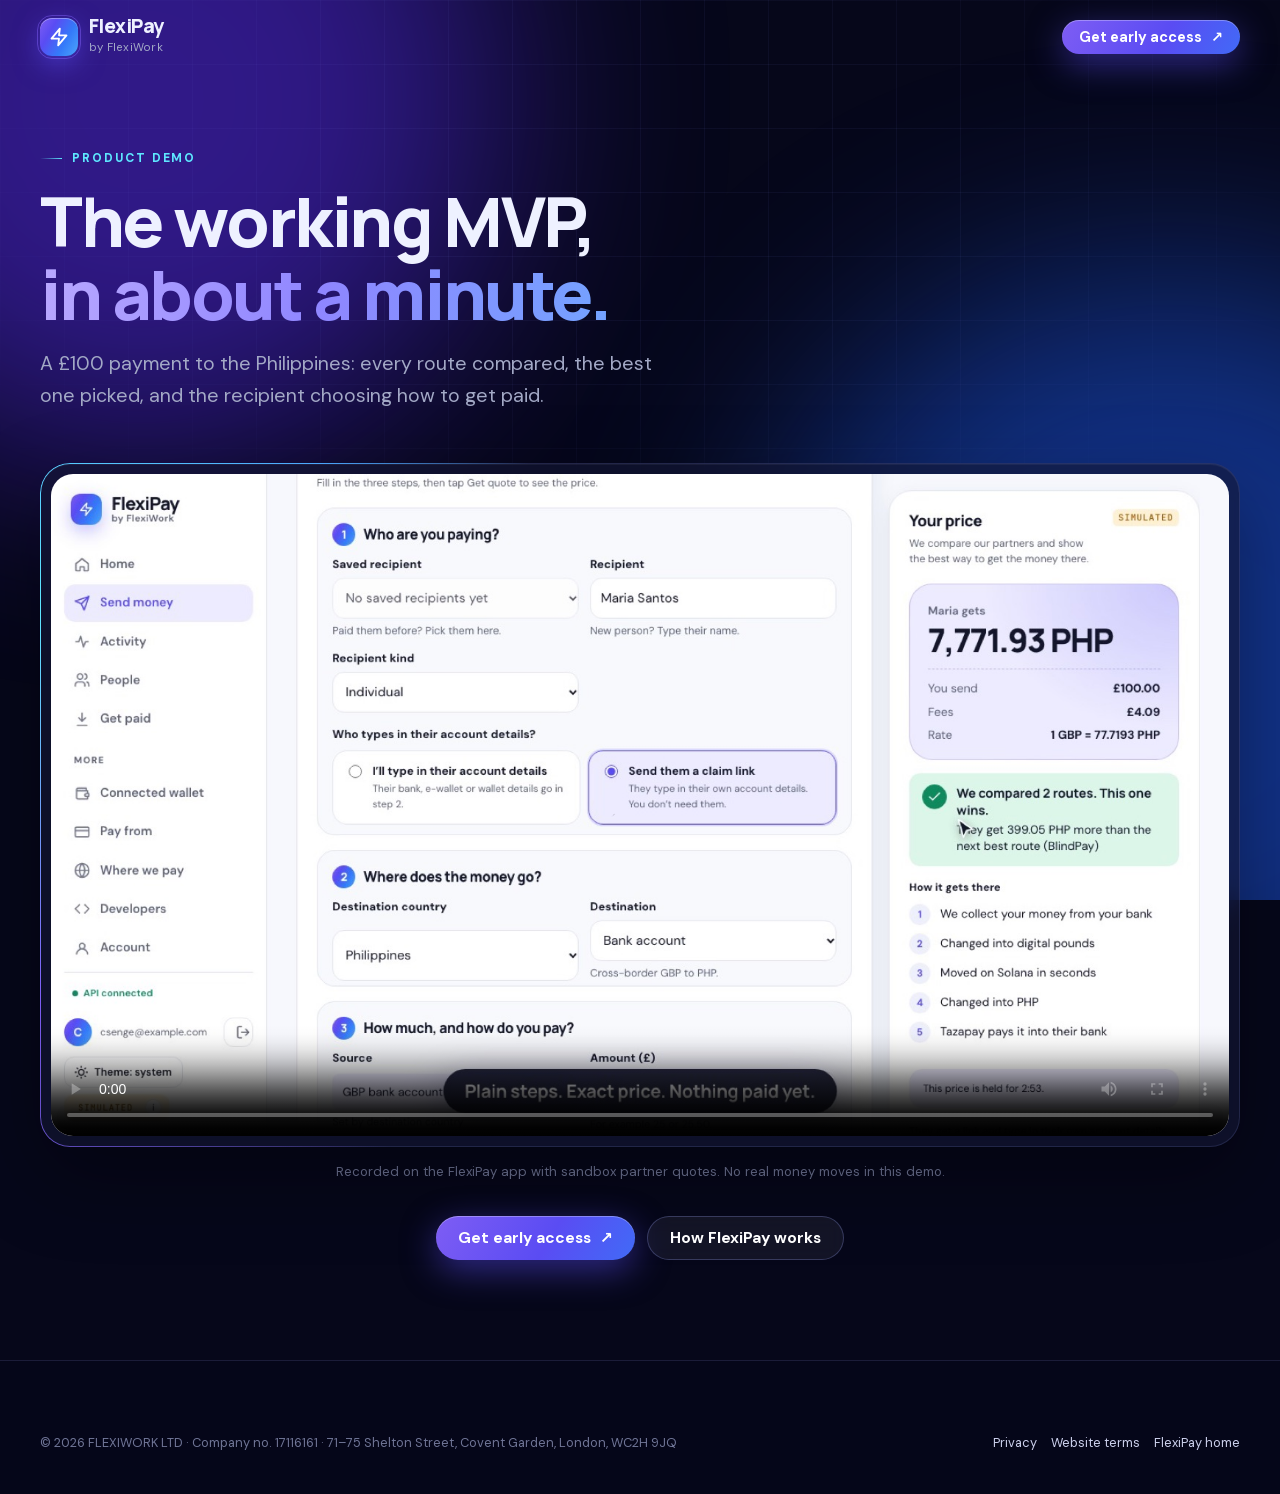
<file: demo/index.html>
<!doctype html>
<html lang="en">
<head>
<meta charset="utf-8">
<meta name="viewport" content="width=device-width,initial-scale=1,viewport-fit=cover">
<title>FlexiPay: Product Demo</title>
<meta name="description" content="A quick look at the working FlexiPay MVP: a payment sent by link, every route compared, and the recipient choosing how to get paid.">
<meta name="robots" content="noindex,follow">
<link rel="canonical" href="https://getflexipay.app/demo/">
<meta name="theme-color" content="#06071a">
<meta property="og:type" content="video.other">
<meta property="og:title" content="FlexiPay: product demo">
<meta property="og:description" content="The working FlexiPay app in about a minute: every route compared, the best one picked, and the recipient choosing how to get paid.">
<meta property="og:url" content="https://getflexipay.app/demo/">
<meta property="og:image" content="https://getflexipay.app/assets/flexipay-demo-poster-2026-11.jpg">
<link rel="icon" href="../assets/favicon.svg" type="image/svg+xml">
<link rel="stylesheet" href="../assets/fonts.css?v=1">
<link rel="stylesheet" href="../assets/fp.css?v=4">
<script>document.documentElement.classList.add('js')</script>
<script defer src="../assets/fp.js?v=2"></script>
</head>
<body>
<div class="progress" aria-hidden="true"></div>
<div class="bg-fx" aria-hidden="true"><div class="blob b1"></div><div class="blob b2"></div></div>
<div class="bg-grid" aria-hidden="true"></div>
<header class="header"><div class="shell nav">
  <a class="brand" href="../" aria-label="FlexiPay home"><span class="mark" aria-hidden="true"><svg viewBox="0 0 24 24"><path d="M13 2 3 14h9l-1 8 10-12h-9z"/></svg></span><span><b>FlexiPay</b><small>by FlexiWork</small></span></a>
  <a class="btn btn-primary btn-sm" href="../#access">Get early access <span class="arr">↗</span></a>
</div></header>
<main class="page"><div class="shell">
  <div class="rv" style="max-width:820px"><span class="kicker">Product demo</span>
    <h1 class="h2 words" style="font-size:clamp(2.4rem,5.4vw,4.4rem)">The working MVP, <span class="grad">in about a minute.</span></h1>
    <p class="lead">A £100 payment to the Philippines: every route compared, the best one picked, and the recipient choosing how to get paid.</p></div>
  <div class="video-wrap panel glow-border rv"><video controls playsinline preload="metadata" poster="../assets/flexipay-demo-poster-2026-11.jpg"><source src="../assets/flexipay-demo-2026-11.mp4" type="video/mp4">Your browser can’t play this video. <a href="../assets/flexipay-demo-2026-11.mp4">Download it</a>.</video></div>
  <p class="note video-note">Recorded on the FlexiPay app with sandbox partner quotes. No real money moves in this demo.</p>
  <div class="hero-ctas" style="justify-content:center"><a class="btn btn-primary magnet" href="../#access">Get early access <span class="arr">↗</span></a><a class="btn btn-ghost magnet" href="../#how">How FlexiPay works</a></div>
</div></main>
<footer class="footer" style="margin-top:60px"><div class="shell">
  <div class="legal" style="margin-top:0;border-top:0;padding-top:0"><span>© <span id="year">2026</span> FLEXIWORK LTD · Company no. 17116161 · 71–75 Shelton Street, Covent Garden, London, WC2H 9JQ</span><span><a href="../privacy.html">Privacy</a><a href="../terms.html">Website terms</a><a href="../">FlexiPay home</a></span></div>
</div></footer>
</body>
</html>
</file>
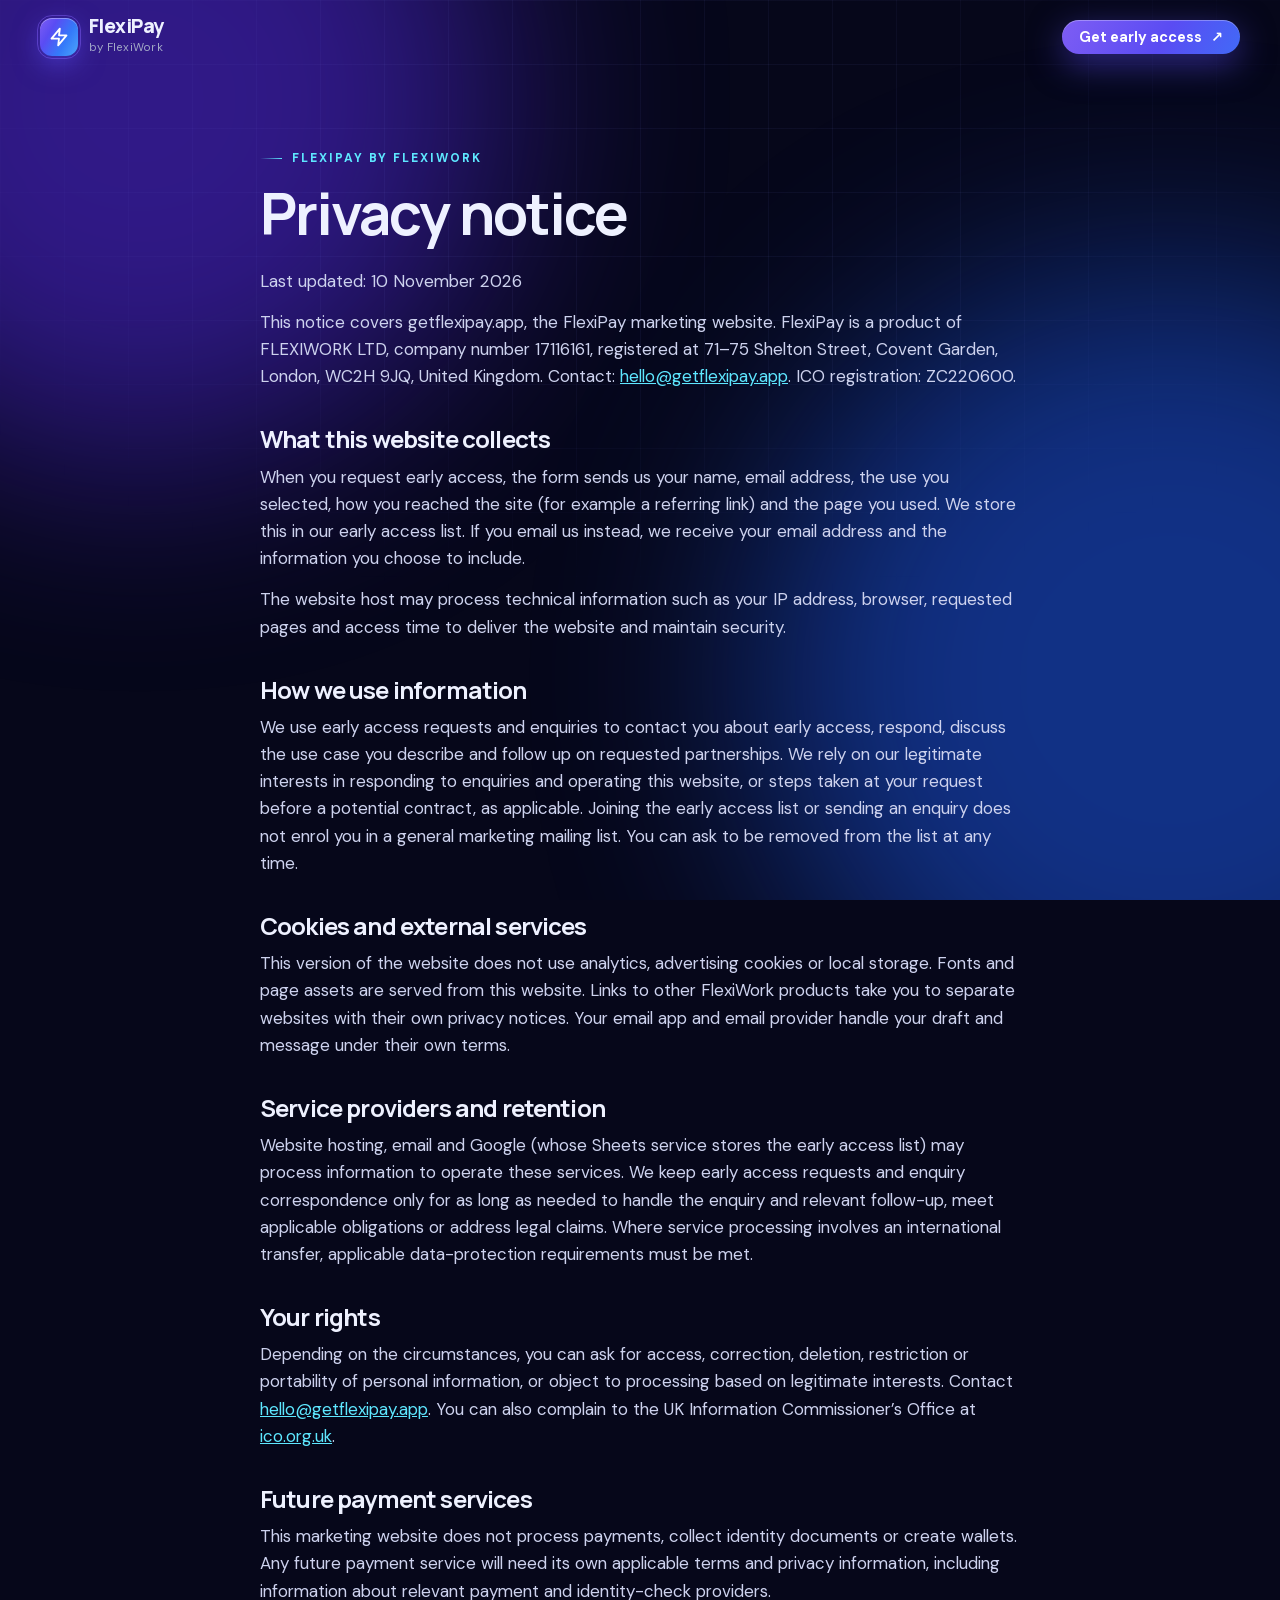
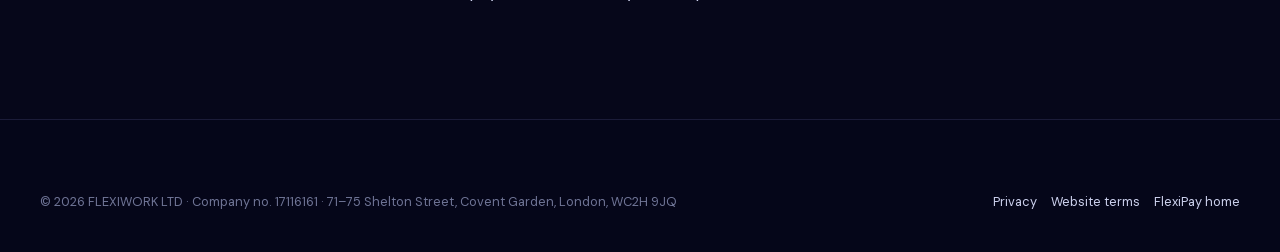
<file: privacy.html>
<!doctype html>
<html lang="en">
<head>
<meta charset="utf-8">
<meta name="viewport" content="width=device-width,initial-scale=1,viewport-fit=cover">
<title>Privacy notice | FlexiPay</title>
<meta name="description" content="How the FlexiPay website handles information.">
<meta name="robots" content="noindex,follow">
<link rel="canonical" href="https://getflexipay.app/privacy.html">
<meta name="theme-color" content="#06071a">
<link rel="icon" href="assets/favicon.svg" type="image/svg+xml">
<link rel="stylesheet" href="assets/fonts.css?v=1">
<link rel="stylesheet" href="assets/fp.css?v=4">
<script>document.documentElement.classList.add('js')</script>
<script defer src="assets/fp.js?v=2"></script>
</head>
<body>
<div class="progress" aria-hidden="true"></div>
<div class="bg-fx" aria-hidden="true"><div class="blob b1"></div><div class="blob b2"></div></div>
<div class="bg-grid" aria-hidden="true"></div>
<header class="header"><div class="shell nav">
  <a class="brand" href="./" aria-label="FlexiPay home"><span class="mark" aria-hidden="true"><svg viewBox="0 0 24 24"><path d="M13 2 3 14h9l-1 8 10-12h-9z"/></svg></span><span><b>FlexiPay</b><small>by FlexiWork</small></span></a>
  <a class="btn btn-primary btn-sm" href="#access">Get early access <span class="arr">↗</span></a>
</div></header>
<main class="page"><div class="shell prose"><span class="kicker">FlexiPay by FlexiWork</span><h1>Privacy notice</h1><p>Last updated: 10 November 2026</p><p>This notice covers getflexipay.app, the FlexiPay marketing website. FlexiPay is a product of FLEXIWORK LTD, company number 17116161, registered at 71–75 Shelton Street, Covent Garden, London, WC2H 9JQ, United Kingdom. Contact: <a href="mailto:hello@getflexipay.app">hello@getflexipay.app</a>. ICO registration: ZC220600.</p><h2>What this website collects</h2><p>When you request early access, the form sends us your name, email address, the use you selected, how you reached the site (for example a referring link) and the page you used. We store this in our early access list. If you email us instead, we receive your email address and the information you choose to include.</p><p>The website host may process technical information such as your IP address, browser, requested pages and access time to deliver the website and maintain security.</p><h2>How we use information</h2><p>We use early access requests and enquiries to contact you about early access, respond, discuss the use case you describe and follow up on requested partnerships. We rely on our legitimate interests in responding to enquiries and operating this website, or steps taken at your request before a potential contract, as applicable. Joining the early access list or sending an enquiry does not enrol you in a general marketing mailing list. You can ask to be removed from the list at any time.</p><h2>Cookies and external services</h2><p>This version of the website does not use analytics, advertising cookies or local storage. Fonts and page assets are served from this website. Links to other FlexiWork products take you to separate websites with their own privacy notices. Your email app and email provider handle your draft and message under their own terms.</p><h2>Service providers and retention</h2><p>Website hosting, email and Google (whose Sheets service stores the early access list) may process information to operate these services. We keep early access requests and enquiry correspondence only for as long as needed to handle the enquiry and relevant follow-up, meet applicable obligations or address legal claims. Where service processing involves an international transfer, applicable data-protection requirements must be met.</p><h2>Your rights</h2><p>Depending on the circumstances, you can ask for access, correction, deletion, restriction or portability of personal information, or object to processing based on legitimate interests. Contact <a href="mailto:hello@getflexipay.app">hello@getflexipay.app</a>. You can also complain to the UK Information Commissioner’s Office at <a href="https://ico.org.uk/">ico.org.uk</a>.</p><h2>Future payment services</h2><p>This marketing website does not process payments, collect identity documents or create wallets. Any future payment service will need its own applicable terms and privacy information, including information about relevant payment and identity-check providers.</p></div></main>
<footer class="footer" style="margin-top:60px"><div class="shell">
  <div class="legal" style="margin-top:0;border-top:0;padding-top:0"><span>© <span id="year">2026</span> FLEXIWORK LTD · Company no. 17116161 · 71–75 Shelton Street, Covent Garden, London, WC2H 9JQ</span><span><a href="privacy.html">Privacy</a><a href="terms.html">Website terms</a><a href="./">FlexiPay home</a></span></div>
</div></footer>
</body>
</html>
</file>
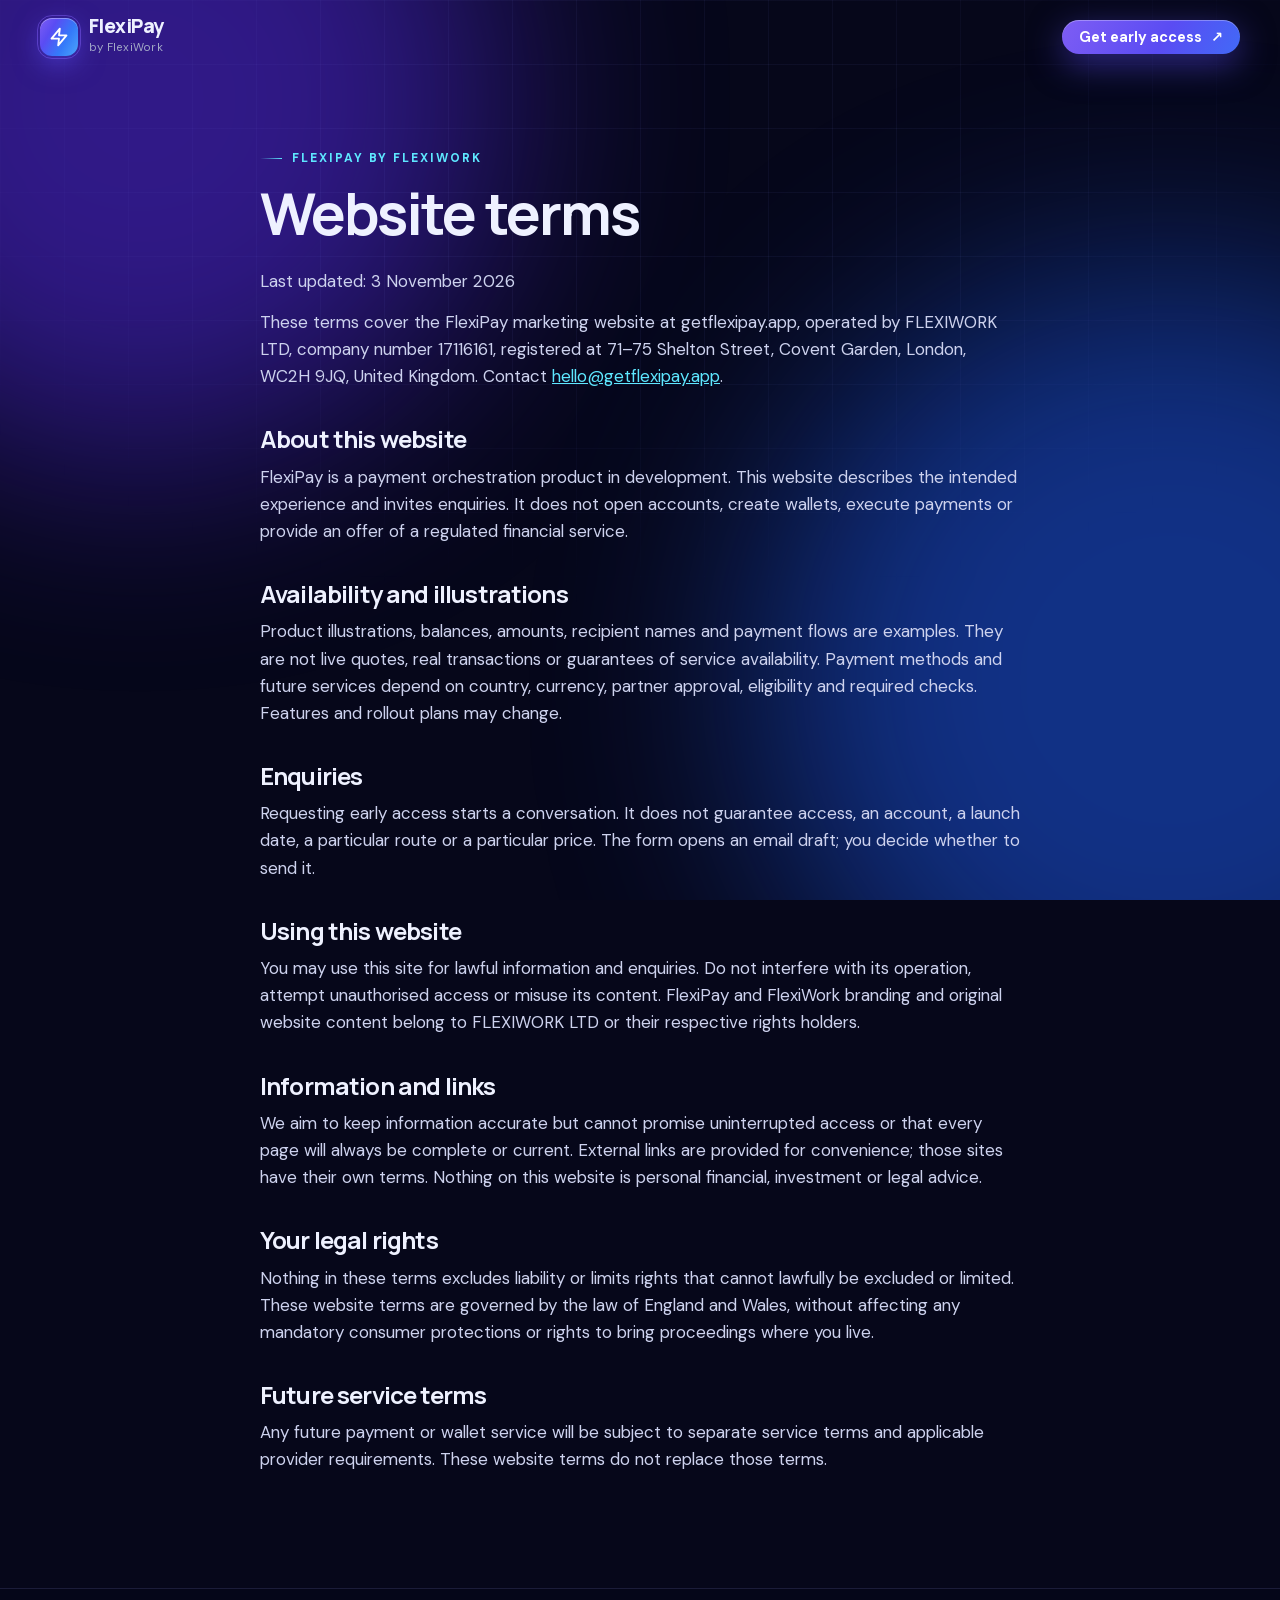
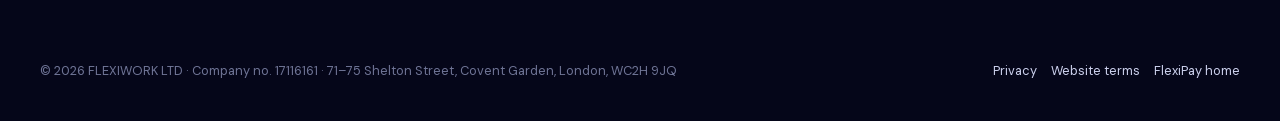
<file: terms.html>
<!doctype html>
<html lang="en">
<head>
<meta charset="utf-8">
<meta name="viewport" content="width=device-width,initial-scale=1,viewport-fit=cover">
<title>Website terms | FlexiPay</title>
<meta name="description" content="Terms for using the FlexiPay website.">
<meta name="robots" content="noindex,follow">
<link rel="canonical" href="https://getflexipay.app/terms.html">
<meta name="theme-color" content="#06071a">
<link rel="icon" href="assets/favicon.svg" type="image/svg+xml">
<link rel="stylesheet" href="assets/fonts.css?v=1">
<link rel="stylesheet" href="assets/fp.css?v=4">
<script>document.documentElement.classList.add('js')</script>
<script defer src="assets/fp.js?v=2"></script>
</head>
<body>
<div class="progress" aria-hidden="true"></div>
<div class="bg-fx" aria-hidden="true"><div class="blob b1"></div><div class="blob b2"></div></div>
<div class="bg-grid" aria-hidden="true"></div>
<header class="header"><div class="shell nav">
  <a class="brand" href="./" aria-label="FlexiPay home"><span class="mark" aria-hidden="true"><svg viewBox="0 0 24 24"><path d="M13 2 3 14h9l-1 8 10-12h-9z"/></svg></span><span><b>FlexiPay</b><small>by FlexiWork</small></span></a>
  <a class="btn btn-primary btn-sm" href="#access">Get early access <span class="arr">↗</span></a>
</div></header>
<main class="page"><div class="shell prose"><span class="kicker">FlexiPay by FlexiWork</span><h1>Website terms</h1><p>Last updated: 3 November 2026</p><p>These terms cover the FlexiPay marketing website at getflexipay.app, operated by FLEXIWORK LTD, company number 17116161, registered at 71–75 Shelton Street, Covent Garden, London, WC2H 9JQ, United Kingdom. Contact <a href="mailto:hello@getflexipay.app">hello@getflexipay.app</a>.</p><h2>About this website</h2><p>FlexiPay is a payment orchestration product in development. This website describes the intended experience and invites enquiries. It does not open accounts, create wallets, execute payments or provide an offer of a regulated financial service.</p><h2>Availability and illustrations</h2><p>Product illustrations, balances, amounts, recipient names and payment flows are examples. They are not live quotes, real transactions or guarantees of service availability. Payment methods and future services depend on country, currency, partner approval, eligibility and required checks. Features and rollout plans may change.</p><h2>Enquiries</h2><p>Requesting early access starts a conversation. It does not guarantee access, an account, a launch date, a particular route or a particular price. The form opens an email draft; you decide whether to send it.</p><h2>Using this website</h2><p>You may use this site for lawful information and enquiries. Do not interfere with its operation, attempt unauthorised access or misuse its content. FlexiPay and FlexiWork branding and original website content belong to FLEXIWORK LTD or their respective rights holders.</p><h2>Information and links</h2><p>We aim to keep information accurate but cannot promise uninterrupted access or that every page will always be complete or current. External links are provided for convenience; those sites have their own terms. Nothing on this website is personal financial, investment or legal advice.</p><h2>Your legal rights</h2><p>Nothing in these terms excludes liability or limits rights that cannot lawfully be excluded or limited. These website terms are governed by the law of England and Wales, without affecting any mandatory consumer protections or rights to bring proceedings where you live.</p><h2>Future service terms</h2><p>Any future payment or wallet service will be subject to separate service terms and applicable provider requirements. These website terms do not replace those terms.</p></div></main>
<footer class="footer" style="margin-top:60px"><div class="shell">
  <div class="legal" style="margin-top:0;border-top:0;padding-top:0"><span>© <span id="year">2026</span> FLEXIWORK LTD · Company no. 17116161 · 71–75 Shelton Street, Covent Garden, London, WC2H 9JQ</span><span><a href="privacy.html">Privacy</a><a href="terms.html">Website terms</a><a href="./">FlexiPay home</a></span></div>
</div></footer>
</body>
</html>
</file>
<file: assets/fonts.css>
/* Self-hosted Google Fonts (SIL Open Font License 1.1), latin subset */
@font-face {
  font-family: 'DM Sans';
  font-style: normal;
  font-weight: 400 700;
  font-display: swap;
  src: url(fonts/dm-sans.woff2) format('woff2');
  unicode-range: U+0000-00FF, U+0131, U+0152-0153, U+02BB-02BC, U+02C6, U+02DA, U+02DC, U+0304, U+0308, U+0329, U+2000-206F, U+20AC, U+2122, U+2191, U+2193, U+2212, U+2215, U+FEFF, U+FFFD;
}
@font-face {
  font-family: 'JetBrains Mono';
  font-style: normal;
  font-weight: 500 800;
  font-display: swap;
  src: url(fonts/jetbrains-mono.woff2) format('woff2');
  unicode-range: U+0000-00FF, U+0131, U+0152-0153, U+02BB-02BC, U+02C6, U+02DA, U+02DC, U+0304, U+0308, U+0329, U+2000-206F, U+20AC, U+2122, U+2191, U+2193, U+2212, U+2215, U+FEFF, U+FFFD;
}
@font-face {
  font-family: 'Manrope';
  font-style: normal;
  font-weight: 600 800;
  font-display: swap;
  src: url(fonts/manrope.woff2) format('woff2');
  unicode-range: U+0000-00FF, U+0131, U+0152-0153, U+02BB-02BC, U+02C6, U+02DA, U+02DC, U+0304, U+0308, U+0329, U+2000-206F, U+20AC, U+2122, U+2191, U+2193, U+2212, U+2215, U+FEFF, U+FFFD;
}
</file>
<file: assets/fp.css>
/* FlexiPay landing, web3 edition. FlexiWork brand: purple-to-blue gradient, Manrope + DM Sans. */
:root{
  --bg:#06071a;--bg2:#0b0d24;--panel:rgba(20,23,52,.62);--panel-solid:#12152f;--line:rgba(160,170,255,.14);--line2:rgba(160,170,255,.26);
  --ink:#eef1ff;--muted:#a3a9c6;--dim:#6f7596;
  --sky:#4ba6fc;--blue:#347af9;--indigo:#5a4cf3;--purple:#7e5df4;--cyan:#5ee7ff;--ok:#4fd6a2;
  --grad:linear-gradient(120deg,#7e5df4 0%,#5a4cf3 30%,#347af9 65%,#4ba6fc 100%);
  --grad-text:linear-gradient(100deg,#b9a8ff 0%,#8f86ff 25%,#6fa8ff 55%,#7dd3fc 80%,#b9a8ff 100%);
  --display:"Manrope","Avenir Next",system-ui,sans-serif;--body:"DM Sans","Helvetica Neue",system-ui,sans-serif;--mono:"JetBrains Mono",ui-monospace,Menlo,monospace;
  --r:22px;--shell:1200px;
}
*{box-sizing:border-box}
html{scroll-behavior:smooth;-webkit-text-size-adjust:100%}
body{margin:0;background:var(--bg);color:var(--ink);font:400 17px/1.6 var(--body);overflow-x:hidden;-webkit-font-smoothing:antialiased}
img,video,svg{max-width:100%;display:block}
a{color:inherit}
h1,h2,h3,h4{font-family:var(--display);letter-spacing:-.035em;line-height:1.05;margin:0}
p{margin:0}
.shell{width:min(var(--shell),100% - 40px);margin-inline:auto}
.skip{position:absolute;left:-999px;top:8px;z-index:99;background:#fff;color:#000;padding:8px 14px;border-radius:8px}
.skip:focus{left:8px}
:focus-visible{outline:2px solid var(--cyan);outline-offset:3px;border-radius:6px}

/* ---------- background layers ---------- */
.bg-fx{position:fixed;inset:0;z-index:-2;pointer-events:none;overflow:hidden}
.bg-fx .blob{position:absolute;border-radius:50%;filter:blur(110px);opacity:.5;animation:blob 26s ease-in-out infinite alternate}
.bg-fx .b1{width:720px;height:720px;left:-220px;top:-260px;background:#5a2cf3}
.bg-fx .b2{width:820px;height:820px;right:-300px;top:30vh;background:#1d5cf0;animation-delay:-8s}
.bg-fx .b3{width:560px;height:560px;left:30vw;bottom:-320px;background:#7e5df4;opacity:.35;animation-delay:-15s}
@keyframes blob{0%{translate:0 0;scale:1}50%{translate:80px 60px;scale:1.12}100%{translate:-60px 30px;scale:.95}}
.bg-grid{position:fixed;inset:0;z-index:-1;pointer-events:none;background-image:linear-gradient(rgba(140,150,255,.06) 1px,transparent 1px),linear-gradient(90deg,rgba(140,150,255,.06) 1px,transparent 1px);background-size:64px 64px;mask-image:radial-gradient(ellipse 80% 60% at 50% 20%,#000 30%,transparent 80%)}
.bg-noise{position:fixed;inset:0;z-index:-1;pointer-events:none;opacity:.05;background-image:url("data:image/svg+xml,%3Csvg xmlns='http://www.w3.org/2000/svg' width='160' height='160'%3E%3Cfilter id='n'%3E%3CfeTurbulence baseFrequency='.9' numOctaves='2'/%3E%3C/filter%3E%3Crect width='100%25' height='100%25' filter='url(%23n)'/%3E%3C/svg%3E")}
#net{position:absolute;inset:0;width:100%;height:100%;z-index:0;pointer-events:none;-webkit-mask-image:linear-gradient(90deg,rgba(0,0,0,.18) 0%,rgba(0,0,0,.35) 42%,#000 62%);mask-image:linear-gradient(90deg,rgba(0,0,0,.18) 0%,rgba(0,0,0,.35) 42%,#000 62%)}
.progress{position:fixed;top:0;left:0;height:3px;width:100%;transform-origin:0 50%;scale:0 1;background:var(--grad);z-index:100;box-shadow:0 0 18px rgba(94,231,255,.6)}

/* ---------- header ---------- */
.header{position:fixed;top:0;left:0;right:0;z-index:50;transition:background .3s,border-color .3s,backdrop-filter .3s;border-bottom:1px solid transparent}
.header.scrolled{background:rgba(6,7,26,.72);backdrop-filter:blur(18px) saturate(1.4);-webkit-backdrop-filter:blur(18px) saturate(1.4);border-color:var(--line)}
.nav{display:flex;align-items:center;justify-content:space-between;height:74px;gap:20px}
.brand{display:flex;align-items:center;gap:11px;text-decoration:none}
.mark{width:38px;height:38px;border-radius:12px;background:var(--grad);display:grid;place-items:center;box-shadow:0 8px 26px rgba(90,76,243,.55),inset 0 1px 0 rgba(255,255,255,.35);position:relative}
.mark svg{width:20px;height:20px;fill:none;stroke:#fff;stroke-width:2.2;stroke-linejoin:round}
.mark::after{content:"";position:absolute;inset:-3px;border-radius:15px;border:1px solid rgba(126,93,244,.5);animation:ring 3s ease-out infinite}
@keyframes ring{0%{opacity:.8;scale:.9}100%{opacity:0;scale:1.35}}
.brand b{display:block;font:800 1.2rem/1 var(--display);letter-spacing:-.03em}
.brand small{display:block;font-size:.72rem;color:var(--muted);margin-top:3px;letter-spacing:.02em}
.nav-links{display:flex;align-items:center;gap:6px}
.nav-links a{text-decoration:none;font-weight:600;font-size:.93rem;color:#cdd2ee;padding:8px 13px;border-radius:999px;transition:background .2s,color .2s}
.nav-links a:hover{background:rgba(255,255,255,.07);color:#fff}
.nav-links .btn{margin-left:8px}
.menu{display:none;background:none;border:1px solid var(--line2);border-radius:12px;width:44px;height:44px;color:#fff;cursor:pointer}
.menu span{display:block;width:18px;height:2px;background:currentColor;margin:4px auto;transition:.3s}
.menu[aria-expanded="true"] span:nth-child(1){translate:0 6px;rotate:45deg}
.menu[aria-expanded="true"] span:nth-child(2){opacity:0}
.menu[aria-expanded="true"] span:nth-child(3){translate:0 -6px;rotate:-45deg}

/* ---------- buttons ---------- */
.btn{position:relative;display:inline-flex;align-items:center;gap:9px;padding:13px 22px;border-radius:999px;font:700 .98rem/1 var(--body);text-decoration:none;border:0;cursor:pointer;transition:translate .25s,box-shadow .25s,background .25s;white-space:nowrap}
.btn-primary{color:#fff;background:var(--grad);background-size:200% 100%;box-shadow:0 10px 34px rgba(90,76,243,.5),inset 0 1px 0 rgba(255,255,255,.3);overflow:hidden}
.btn-primary:hover{background-position:100% 0;box-shadow:0 16px 46px rgba(75,166,252,.55)}
.btn-primary::after{content:"";position:absolute;top:0;left:-70%;width:45%;height:100%;background:linear-gradient(100deg,transparent,rgba(255,255,255,.5),transparent);transform:skewX(-20deg);animation:sheen 4.2s ease-in-out infinite}
@keyframes sheen{0%,65%{left:-70%}100%{left:130%}}
.btn-ghost{color:#fff;background:rgba(255,255,255,.06);border:1px solid var(--line2);backdrop-filter:blur(8px)}
.btn-ghost:hover{background:rgba(255,255,255,.12)}
.btn-sm{padding:10px 17px;font-size:.9rem}
.btn .arr{transition:translate .25s}
.btn:hover .arr{translate:3px -3px}
.btn .play{width:22px;height:22px;border-radius:50%;background:#fff;display:grid;place-items:center}
.btn .play::before{content:"";border-left:7px solid var(--indigo);border-top:5px solid transparent;border-bottom:5px solid transparent;margin-left:2px}

/* ---------- shared ---------- */
.section{padding:100px 0;position:relative}
.section + .section{padding-top:24px}
.kicker{display:inline-flex;align-items:center;gap:10px;font:700 .76rem/1 var(--body);letter-spacing:.16em;text-transform:uppercase;color:var(--cyan)}
.kicker::before{content:"";width:22px;height:1px;background:linear-gradient(90deg,transparent,var(--cyan))}
.h2{font-size:clamp(2.3rem,5vw,4.1rem);font-weight:800;margin:18px 0 18px}
.lead{font-size:clamp(1.05rem,1.6vw,1.22rem);color:var(--muted);max-width:640px}
.center{text-align:center}.center .lead{margin-inline:auto}
.grad{background:var(--grad-text);background-size:200% 100%;-webkit-background-clip:text;background-clip:text;color:transparent;animation:shimmer 6s linear infinite}
@keyframes shimmer{to{background-position:200% 0}}
.panel{background:var(--panel);border:1px solid var(--line);border-radius:var(--r);backdrop-filter:blur(16px);-webkit-backdrop-filter:blur(16px);box-shadow:0 30px 80px rgba(0,0,0,.35),inset 0 1px 0 rgba(255,255,255,.05)}
.glow-border{position:relative;isolation:isolate}
.glow-border::before{content:"";position:absolute;inset:-1px;border-radius:inherit;padding:1px;background:conic-gradient(from var(--a,0deg),transparent 0 60%,#7e5df4 70%,#5ee7ff 80%,#4ba6fc 88%,transparent 95%);-webkit-mask:linear-gradient(#000 0 0) content-box,linear-gradient(#000 0 0);-webkit-mask-composite:xor;mask-composite:exclude;animation:spin 6s linear infinite;z-index:-1}
@property --a{syntax:"<angle>";inherits:false;initial-value:0deg}
@keyframes spin{to{--a:360deg}}
.chip{display:inline-flex;align-items:center;gap:8px;padding:7px 13px;border-radius:999px;background:#151838;border:1px solid var(--line2);font-size:.82rem;font-weight:600;color:#d7dbf5}
.dot{width:8px;height:8px;border-radius:50%;background:var(--ok);box-shadow:0 0 0 0 rgba(79,214,162,.6);animation:pulse 2s infinite}
@keyframes pulse{0%{box-shadow:0 0 0 0 rgba(79,214,162,.55)}100%{box-shadow:0 0 0 12px rgba(79,214,162,0)}}
.note{font-size:.82rem;color:var(--dim)}
.mono{font-family:var(--mono)}

/* reveal */
.js .rv{opacity:0;translate:0 34px;filter:blur(6px);transition:opacity .9s cubic-bezier(.2,.7,.2,1),translate .9s cubic-bezier(.2,.7,.2,1),filter .9s;transition-delay:var(--d,0s)}
.js .rv.in{opacity:1;translate:0 0;filter:none}
.js .words .w{display:inline-block;opacity:0;translate:0 .5em;rotate:2deg;transition:opacity .7s,translate .7s cubic-bezier(.2,.7,.2,1),rotate .7s;transition-delay:calc(var(--i)*55ms)}
.js .words.in .w{opacity:1;translate:0 0;rotate:0deg}

/* ---------- hero ---------- */
.hero{position:relative;padding:150px 0 70px;min-height:100vh;display:flex;align-items:center;overflow:hidden}
.hero-grid{position:relative;z-index:1;display:grid;grid-template-columns:1.08fr .92fr;gap:56px;align-items:center}
.hero h1{font-size:clamp(2.6rem,5vw,4.6rem);font-weight:800;letter-spacing:-.05em;line-height:.98;margin:22px 0 24px}
.hero .lead{font-size:clamp(1.08rem,1.7vw,1.28rem);max-width:560px}
.rotator{display:inline-grid;vertical-align:top;height:1.6em;overflow:hidden}
.rotator span{grid-area:1/1;translate:0 110%;opacity:0;transition:translate .6s cubic-bezier(.2,.7,.2,1),opacity .6s;color:#fff;font-weight:700}
.rotator span.on{translate:0 0;opacity:1}
.rotator span.out{translate:0 -110%;opacity:0}
.hero-ctas{display:flex;gap:12px;flex-wrap:wrap;margin-top:34px}
.hero-meta{display:flex;flex-wrap:wrap;gap:10px;margin-top:30px}

/* route race card */
.race{padding:24px;border-radius:28px;position:relative}
.race-top{display:flex;justify-content:space-between;align-items:center;gap:12px;margin-bottom:18px}
.race-top small{color:var(--muted);font-size:.8rem;display:block}
.race-amt{font:800 2.2rem/1 var(--display);letter-spacing:-.04em}
.race-amt em{font-style:normal;color:var(--muted);font-size:1rem;margin-left:6px;font-weight:600}
.flag{width:46px;height:46px;border-radius:14px;background:rgba(255,255,255,.07);border:1px solid var(--line2);display:grid;place-items:center;font:800 .82rem var(--mono);color:#cfd5ff}
.race-arrow{flex:1;height:2px;background:linear-gradient(90deg,transparent,var(--line2),transparent);position:relative;overflow:hidden;border-radius:2px}
.race-arrow::after{content:"";position:absolute;top:0;left:-30%;width:30%;height:100%;background:linear-gradient(90deg,transparent,var(--cyan),transparent);animation:zip 1.6s linear infinite}
@keyframes zip{to{left:100%}}
.routes{display:flex;flex-direction:column;gap:9px}
.route{position:relative;display:grid;grid-template-columns:auto minmax(0,1fr) auto;align-items:center;gap:12px;padding:12px 14px;border-radius:15px;background:rgba(255,255,255,.035);border:1px solid var(--line);overflow:hidden;transition:border-color .4s,background .4s,translate .5s}
.route .rname{font-weight:700;font-size:.92rem}
.route .rname{min-width:0}
.route .rname small{display:block;font-weight:500;color:var(--dim);font-size:.74rem;white-space:nowrap;overflow:hidden;text-overflow:ellipsis}
.route .ico{width:30px;height:30px;border-radius:9px;display:grid;place-items:center;background:rgba(126,93,244,.16);color:#c8bcff;font:800 .72rem var(--mono)}
.route .rval{font:800 .98rem var(--mono);text-align:right;min-width:92px}
.route .bar{position:absolute;left:0;bottom:0;height:2px;width:0;background:var(--grad);transition:width 1s cubic-bezier(.2,.7,.2,1)}
.route .rval.loading{color:transparent;background:linear-gradient(90deg,rgba(255,255,255,.06),rgba(255,255,255,.18),rgba(255,255,255,.06));background-size:200% 100%;border-radius:6px;animation:load 1s linear infinite}
@keyframes load{to{background-position:-200% 0}}
.route.win{border-color:rgba(94,231,255,.55);background:linear-gradient(90deg,rgba(90,76,243,.25),rgba(52,122,249,.12));box-shadow:0 0 0 1px rgba(94,231,255,.2),0 12px 40px rgba(52,122,249,.25)}
.route .badge{position:absolute;right:12px;top:-1px;font:800 .62rem/1 var(--body);letter-spacing:.1em;text-transform:uppercase;background:var(--cyan);color:#04102a;padding:4px 7px;border-radius:0 0 7px 7px;opacity:0;translate:0 -6px;transition:.4s}
.route.win .badge{opacity:1;translate:0 0}
.route.lose{opacity:.55}
.race-foot{margin-top:16px;padding-top:14px;border-top:1px dashed var(--line2);display:flex;align-items:center;gap:10px;font:500 .78rem var(--mono);color:var(--muted);min-height:44px}
.race-foot .sig{color:var(--cyan);white-space:nowrap;overflow:hidden;text-overflow:ellipsis}
.race-foot .ok{width:20px;height:20px;border-radius:50%;background:var(--ok);display:grid;place-items:center;color:#04261a;font-weight:900;font-size:.7rem;flex:none;scale:0;transition:scale .4s cubic-bezier(.3,1.6,.5,1)}
.race-foot.done .ok{scale:1}
.float-tag{position:absolute;padding:9px 13px;border-radius:14px;font-size:.78rem;font-weight:700;display:flex;align-items:center;gap:8px;white-space:nowrap;animation:bob 6s ease-in-out infinite}
.float-tag.t1{left:-30px;top:-22px;animation-delay:-2s}
.float-tag.t2{right:-22px;top:-22px}
@keyframes bob{0%,100%{translate:0 0}50%{translate:0 -12px}}

/* ---------- marquee ---------- */
.marquee{border-block:1px solid var(--line);background:rgba(10,12,34,.6);overflow:hidden;padding:20px 0;position:relative;z-index:1}
.marquee-track{display:flex;gap:44px;width:max-content;animation:marq 38s linear infinite}
.marquee:hover .marquee-track{animation-play-state:paused}
.marquee span{display:flex;align-items:center;gap:44px;font:800 1.15rem var(--display);letter-spacing:-.02em;color:#c5cbef;white-space:nowrap}
.marquee span::after{content:"";width:8px;height:8px;border-radius:2px;rotate:45deg;background:var(--grad)}
@keyframes marq{to{translate:-50% 0}}

/* ---------- flow (any way in, any way out) ---------- */
.flow{display:grid;grid-template-columns:1fr 1.2fr 1fr;align-items:center;gap:0;margin-top:64px;position:relative}
.flow-col{display:flex;flex-direction:column;gap:14px;position:relative;z-index:2}
.flow-col h4{font:700 .74rem var(--body);letter-spacing:.14em;text-transform:uppercase;color:var(--dim);margin-bottom:4px}
.pill{display:flex;align-items:center;gap:12px;padding:15px 18px;border-radius:16px;font-weight:700}
.pill i{width:34px;height:34px;border-radius:10px;display:grid;place-items:center;background:rgba(126,93,244,.18);font-style:normal}
.pill i svg{width:18px;height:18px;fill:none;stroke:#c8bcff;stroke-width:1.8;stroke-linecap:round;stroke-linejoin:round}
.pill small{display:block;font-weight:500;color:var(--muted);font-size:.8rem}
.core-wrap{position:relative;height:420px;display:grid;place-items:center}
.flow-svg{position:absolute;inset:0;width:100%;height:100%;overflow:visible}
.flow-svg path{fill:none;stroke:url(#fl);stroke-width:1.6;opacity:.55}
.flow-svg .pulse{fill:#5ee7ff;filter:drop-shadow(0 0 6px #5ee7ff)}
.core{position:relative;width:190px;height:190px;border-radius:50%;display:grid;place-items:center;text-align:center;background:radial-gradient(circle at 35% 30%,#8f7bff,#4b3ee6 45%,#1f3fb8 80%);box-shadow:0 0 80px rgba(90,76,243,.75),0 0 160px rgba(52,122,249,.35),inset 0 2px 20px rgba(255,255,255,.35);z-index:2}
.core b{font:800 1.45rem var(--display);letter-spacing:-.03em;display:block}
.core small{font-size:.75rem;color:#dfe3ff;display:block;max-width:130px;margin:4px auto 0;line-height:1.35}
.core .orbit{position:absolute;border:1px dashed rgba(160,170,255,.35);border-radius:50%;animation:orbit 18s linear infinite}
.core .o1{inset:-34px}.core .o2{inset:-72px;animation-duration:28s;animation-direction:reverse;border-style:solid;border-color:rgba(160,170,255,.12)}
.core .orbit::after{content:"";position:absolute;top:-5px;left:50%;width:10px;height:10px;border-radius:50%;background:var(--cyan);box-shadow:0 0 14px var(--cyan)}
.core .o2::after{background:#b9a8ff;box-shadow:0 0 14px #b9a8ff}
@keyframes orbit{to{rotate:360deg}}
.flow-caption{margin-top:40px;text-align:center;font:700 clamp(1.15rem,2vw,1.5rem) var(--display);color:#dfe3ff}

/* ---------- best route ---------- */
.best{display:grid;grid-template-columns:1fr 1fr;gap:56px;align-items:center}
.big-stat{font:800 clamp(5rem,13vw,10.5rem)/.9 var(--display);letter-spacing:-.06em}
.compare{padding:30px}
.cmp-row{margin-bottom:22px}
.cmp-row header{display:flex;justify-content:space-between;align-items:baseline;gap:10px;margin-bottom:10px;font-weight:700}
.cmp-row header b{font:800 1.25rem var(--mono)}
.cmp-track{height:16px;border-radius:999px;background:rgba(255,255,255,.07);overflow:hidden}
.cmp-fill{height:100%;width:0;border-radius:999px;background:rgba(255,255,255,.45);transition:width 1.6s cubic-bezier(.2,.7,.2,1)}
.cmp-row.top .cmp-fill{background:var(--grad);box-shadow:0 0 22px rgba(94,231,255,.6)}
.cmp-diff{display:flex;justify-content:space-between;gap:10px;border-top:1px solid var(--line);padding-top:18px;color:var(--muted)}
.cmp-diff b{color:var(--cyan);font-family:var(--mono)}
.why{display:grid;grid-template-columns:repeat(3,1fr);gap:16px;margin-top:56px}
.card{padding:26px;border-radius:var(--r);position:relative;overflow:hidden;transition:translate .35s,border-color .35s}
.card:hover{translate:0 -6px;border-color:var(--line2)}
.card::after{content:"";position:absolute;inset:0;pointer-events:none;opacity:0;transition:opacity .3s;background:radial-gradient(380px circle at var(--mx,50%) var(--my,50%),rgba(126,93,244,.22),transparent 45%)}
.card:hover::after{opacity:1}
.card .num{font:800 .8rem var(--mono);color:var(--cyan)}
.card h3{font-size:1.3rem;margin:12px 0 8px}
.card p{color:var(--muted);font-size:.97rem}
.icon-b{width:44px;height:44px;border-radius:13px;background:var(--grad);display:grid;place-items:center;box-shadow:0 10px 26px rgba(90,76,243,.4)}
.icon-b svg{width:22px;height:22px;fill:none;stroke:#fff;stroke-width:1.9;stroke-linecap:round;stroke-linejoin:round}

/* ---------- steps (inside a payment) ---------- */
.steps{position:relative;display:grid;grid-template-columns:repeat(5,1fr);gap:14px;margin-top:64px}
.steps-line{position:absolute;left:10%;width:80%;top:36px;height:2px;background:rgba(255,255,255,.1);border-radius:2px;z-index:0}
.steps-line i{position:absolute;inset:0;width:var(--p,0%);background:var(--grad);box-shadow:0 0 16px rgba(94,231,255,.6);border-radius:2px;transition:width .2s linear}
.steps-line .coin{position:absolute;top:50%;left:var(--p,0%);width:14px;height:14px;margin:-7px 0 0 -7px;border-radius:50%;background:radial-gradient(circle at 35% 30%,#fff,#7dd3fc 45%,#347af9);box-shadow:0 0 14px #5ee7ff;transition:left .2s linear,top .2s linear}
.steps-line.v i{width:100%;height:var(--p,0%);bottom:auto}
.steps-line.v .coin{left:50%;top:var(--p,0%)}
.step{text-align:center;position:relative;z-index:1}
.step .s-ico{position:relative;z-index:2;width:74px;height:74px;margin:0 auto 18px;border-radius:22px;display:grid;place-items:center;background:var(--panel-solid);border:1px solid var(--line2);transition:border-color .4s,box-shadow .4s,background .4s}
.step .s-ico svg{width:28px;height:28px;fill:none;stroke:#c8bcff;stroke-width:1.8;stroke-linecap:round;stroke-linejoin:round}
.step.lit .s-ico{border-color:rgba(94,231,255,.6);background:linear-gradient(135deg,rgba(90,76,243,.45),rgba(52,122,249,.3)),var(--panel-solid);box-shadow:0 0 34px rgba(90,76,243,.55)}
.step.lit .s-ico svg{stroke:#fff}
.step small{font:700 .7rem var(--mono);letter-spacing:.1em;color:var(--cyan)}
.step h4{font-size:1.08rem;margin:8px 0 6px}
.step p{font-size:.88rem;color:var(--muted)}
.step .tag{display:inline-block;margin-top:10px;font:600 .7rem var(--mono);padding:4px 9px;border-radius:999px;border:1px solid var(--line2);color:#cfd5ff}
.assure{display:grid;grid-template-columns:repeat(3,1fr);gap:16px;margin-top:56px}

/* ---------- pay by link ---------- */
.link-grid{display:grid;grid-template-columns:1.05fr .95fr;gap:64px;align-items:center}
.ticks{list-style:none;padding:0;margin:28px 0 0;display:grid;gap:14px}
.ticks li{display:flex;gap:14px;align-items:flex-start;color:#d7dbf5}
.ticks li::before{content:"";flex:none;width:24px;height:24px;border-radius:8px;margin-top:1px;background:var(--grad) center/14px no-repeat;background-image:url("data:image/svg+xml,%3Csvg xmlns='http://www.w3.org/2000/svg' viewBox='0 0 24 24' fill='none' stroke='white' stroke-width='3.2' stroke-linecap='round' stroke-linejoin='round'%3E%3Cpath d='M5 12l5 5 9-10'/%3E%3C/svg%3E"),var(--grad)}
.phone{width:min(330px,100%);margin-inline:auto;padding:12px;border-radius:46px;background:linear-gradient(160deg,#2a2f5a,#0c0e22);box-shadow:0 50px 120px rgba(0,0,0,.6),0 0 0 1px rgba(255,255,255,.08),0 0 90px rgba(90,76,243,.35);position:relative;rotate:-3deg;transition:rotate .6s}
.phone:hover{rotate:0deg}
.screen{border-radius:36px;overflow:hidden;background:#f6f8fe;color:#14172b;padding:18px 16px 20px}
.scr-top{display:flex;align-items:center;justify-content:space-between;margin-bottom:12px}
.scr-top .mini{display:flex;align-items:center;gap:7px;font:800 .9rem var(--display)}
.scr-top .mini .mark{width:26px;height:26px;border-radius:8px}.scr-top .mini .mark svg{width:14px;height:14px}.scr-top .mini .mark::after{display:none}
.scr-top .t{font:600 .62rem var(--mono);color:#9a5a00;background:#fff1d6;padding:3px 7px;border-radius:6px}
.scr-hero{border-radius:22px;padding:20px 16px;text-align:center;color:#fff;background:radial-gradient(circle at 80% 0,#5a4cf3 0,transparent 60%),#0f1124}
.scr-hero small{font-size:.72rem;color:#c9cdf0;display:block}
.scr-hero .amt{font:800 2.2rem/1.1 var(--display);letter-spacing:-.04em;margin:6px 0;background:linear-gradient(90deg,#fff,#b9c8ff);-webkit-background-clip:text;background-clip:text;color:transparent}
.cur{display:flex;justify-content:center;gap:5px;margin-top:10px}
.cur span{font:700 .62rem var(--mono);padding:4px 8px;border-radius:999px;border:1px solid rgba(255,255,255,.2);color:#d9dcef;transition:.3s}
.cur span.on{background:#fff;color:#0f1124}
.scr-q{font:800 .9rem var(--display);margin:16px 2px 10px}
.opt{display:flex;align-items:center;gap:10px;padding:11px 12px;border-radius:14px;border:1.5px solid #e0e6f3;background:#fff;margin-bottom:8px;transition:border-color .35s,background .35s,scale .35s}
.opt i{width:30px;height:30px;border-radius:9px;background:#ecebff;display:grid;place-items:center;font-style:normal}
.opt i svg{width:16px;height:16px;fill:none;stroke:#5a4cf3;stroke-width:1.9;stroke-linecap:round;stroke-linejoin:round}
.opt b{font-size:.84rem;display:block}.opt small{font-size:.7rem;color:#5d6278}
.opt .rd{margin-left:auto;width:18px;height:18px;border-radius:50%;border:2px solid #cfd5e6;transition:.3s}
.opt.on{border-color:#5a4cf3;background:#f3f1ff;scale:1.02}
.opt.on .rd{border:5px solid #5a4cf3}
.scr-btn{margin-top:10px;text-align:center;padding:12px;border-radius:999px;font-weight:800;font-size:.86rem;color:#fff;background:linear-gradient(120deg,#7e5df4,#5a4cf3,#347af9)}

/* ---------- demo ---------- */
.video-wrap{margin-top:52px;padding:10px;border-radius:30px}
.video-wrap video{width:100%;aspect-ratio:16/9;border-radius:22px;background:#0f1124;object-fit:cover}
.video-note{margin-top:14px;text-align:center}

/* ---------- audiences ---------- */
.aud{display:grid;grid-template-columns:repeat(3,1fr);gap:16px;margin-top:56px}
.aud .card{padding:30px;display:flex;flex-direction:column;gap:12px}
.aud ul{list-style:none;padding:0;margin:6px 0 0;display:grid;gap:8px;color:#cdd2ee;font-size:.93rem}
.aud li::before{content:"→ ";color:var(--cyan)}
.code{margin-top:20px;border-radius:var(--r);overflow:hidden}
.code-top{display:flex;align-items:center;gap:7px;padding:12px 16px;border-bottom:1px solid var(--line);font:600 .78rem var(--mono);color:var(--muted)}
.code-top i{width:11px;height:11px;border-radius:50%;background:#ff5f57}.code-top i:nth-child(2){background:#febc2e}.code-top i:nth-child(3){background:#28c840}
.code-top span{margin-left:10px}
.code pre{margin:0;padding:20px 22px;font:500 .84rem/1.7 var(--mono);color:#cfd5ff;white-space:pre;overflow-x:auto;min-height:330px}
.code .k{color:#b9a8ff}.code .s{color:#7dd3fc}.code .n{color:#4fd6a2}.code .c{color:var(--dim)}
.caret{display:inline-block;width:8px;height:1.1em;background:var(--cyan);vertical-align:text-bottom;animation:blink 1s steps(1) infinite}
@keyframes blink{50%{opacity:0}}
.api{display:grid;grid-template-columns:.9fr 1.1fr;gap:56px;align-items:center;margin-top:clamp(56px,8vw,96px)}

/* ---------- pricing + roadmap ---------- */
.price-grid{display:grid;grid-template-columns:repeat(3,1fr);gap:16px;margin-top:48px}
.price-grid .card{text-align:center}
.price-grid .card b{display:block;font:800 2.2rem var(--display);letter-spacing:-.04em;margin-bottom:6px}
.road{display:grid;grid-template-columns:repeat(3,1fr);gap:16px;margin-top:48px;position:relative}
.road .card{padding:28px}
.road .state{display:inline-flex;align-items:center;gap:8px;font:700 .72rem var(--mono);letter-spacing:.08em;text-transform:uppercase;color:var(--cyan)}
.road .card:nth-child(2) .state{color:#b9a8ff}.road .card:nth-child(3) .state{color:var(--muted)}

/* ---------- faq ---------- */
.faq-grid{display:grid;grid-template-columns:.8fr 1.2fr;gap:56px;align-items:start}
.faq details{border-bottom:1px solid var(--line);padding:4px 0}
.faq summary{list-style:none;cursor:pointer;display:flex;justify-content:space-between;gap:20px;padding:20px 0;font:700 1.08rem var(--display);letter-spacing:-.01em}
.faq summary::-webkit-details-marker{display:none}
.faq summary::after{content:"+";flex:none;width:30px;height:30px;border-radius:50%;border:1px solid var(--line2);display:grid;place-items:center;font-weight:400;transition:rotate .3s,background .3s}
.faq details[open] summary::after{rotate:45deg;background:var(--grad);border-color:transparent}
.faq details p{color:var(--muted);padding:0 46px 20px 0}

/* ---------- early access ---------- */
.access{padding:64px;border-radius:36px;display:grid;grid-template-columns:1.05fr .95fr;gap:56px;align-items:center;overflow:hidden;background:radial-gradient(circle at 0% 0%,rgba(126,93,244,.45),transparent 50%),radial-gradient(circle at 100% 100%,rgba(52,122,249,.4),transparent 55%),var(--panel)}
.access h2{font-size:clamp(2.2rem,4.6vw,3.8rem)}
form.ea{display:grid;gap:14px}
.ea label{font-weight:700;font-size:.88rem;color:#d7dbf5}
.ea input,.ea select{width:100%;margin-top:7px;padding:15px 16px;border-radius:14px;border:1px solid var(--line2);background:rgba(6,7,26,.6);color:#fff;font:500 1rem var(--body);transition:border-color .2s,box-shadow .2s}
.ea input:focus,.ea select:focus{outline:none;border-color:var(--cyan);box-shadow:0 0 0 4px rgba(94,231,255,.15)}
.ea select{-webkit-appearance:none;appearance:none;padding-right:52px;cursor:pointer;background:rgba(6,7,26,.6) url("data:image/svg+xml,%3Csvg xmlns='http://www.w3.org/2000/svg' viewBox='0 0 24 24' fill='none' stroke='%23cfd5ff' stroke-width='2.4' stroke-linecap='round' stroke-linejoin='round'%3E%3Cpath d='M6 9l6 6 6-6'/%3E%3C/svg%3E") no-repeat right 18px center/18px}
.ea select option{background:#12152f;color:#fff}
.ea .btn{justify-content:center;margin-top:6px;padding:16px}
#form-status{min-height:1.2em;color:var(--cyan);font-size:.88rem}

/* ---------- footer ---------- */
.footer{padding:72px 0 40px;border-top:1px solid var(--line);margin-top:20px;background:rgba(6,7,26,.7)}
.foot-grid{display:grid;grid-template-columns:1.4fr 1fr 1fr;gap:40px}
.footer h4{font:700 .74rem var(--body);letter-spacing:.14em;text-transform:uppercase;color:var(--dim);margin-bottom:14px}
.footer a{display:block;text-decoration:none;color:#cdd2ee;margin:8px 0;font-size:.95rem}
.footer a:hover{color:#fff}
.footer a.brand{display:inline-flex;gap:12px;margin:0}
.footer .tagline{color:var(--muted);margin-top:16px;max-width:340px}
.legal{margin-top:48px;padding-top:24px;border-top:1px solid var(--line);display:flex;flex-wrap:wrap;justify-content:space-between;gap:12px;font-size:.8rem;color:var(--dim)}
.legal a{display:inline;margin:0 0 0 14px;font-size:.8rem}
.disclaimer{margin-top:16px;font-size:.78rem;color:var(--dim);max-width:900px}

/* ---------- legal pages + demo page ---------- */
.page{padding:140px 0 40px}
.prose{max-width:760px}
.prose h1{font-size:clamp(2.4rem,5vw,3.6rem);margin:16px 0 24px}
.prose h2{font-size:1.5rem;margin:36px 0 12px}
.prose p,.prose li{color:#cdd2ee}
.prose p{margin:0 0 14px}
.prose a{color:var(--cyan)}

/* ---------- responsive ---------- */
@media (max-width:1020px){
  .hero-grid,.best,.link-grid,.api,.access,.faq-grid{grid-template-columns:minmax(0,1fr)}
  .hero{padding-top:120px;min-height:auto}
  .race{max-width:560px}
  .float-tag.t1{left:auto;right:10px;top:-18px}
  .float-tag.t2{right:10px}
  .flow{grid-template-columns:1fr;gap:28px}
  .core-wrap{height:300px;order:-1}
  .core{width:150px;height:150px}.core .o1{inset:-26px}.core .o2{inset:-52px}.core b{font-size:1.2rem}.core small{font-size:.68rem;max-width:110px}
  .flow-svg{display:none}
  .flow-col{flex-direction:row;flex-wrap:wrap}.flow-col h4{flex-basis:100%}.flow-col .pill{flex:1 1 200px}
  .why,.aud,.assure,.price-grid,.road{grid-template-columns:1fr}
  .steps{grid-template-columns:1fr;gap:30px}
  .step{text-align:left;display:grid;grid-template-columns:60px 1fr;gap:4px 16px;align-items:start}
  .step .s-ico{width:60px;height:60px;margin:0;grid-row:span 4;border-radius:18px}
  .step .tag{justify-self:start}
  .access{padding:36px 24px}
  .foot-grid{grid-template-columns:1fr 1fr}.foot-grid>:first-child{grid-column:1/-1}
}
@media (max-width:860px){
  .menu{display:block}
  .nav-links{position:fixed;inset:74px 0 auto 0;flex-direction:column;align-items:stretch;padding:16px 20px 24px;background:rgba(6,7,26,.96);backdrop-filter:blur(18px);border-bottom:1px solid var(--line);display:none}
  .nav-links.open{display:flex}
  .nav-links a{padding:14px 12px;font-size:1.05rem}
  .nav-links .btn{margin:10px 0 0;justify-content:center}
}
@media (max-width:560px){
  #net{-webkit-mask-image:none;mask-image:none;opacity:.45}
  .section{padding:68px 0}
  .code pre{white-space:pre-wrap;word-break:break-word;font-size:.74rem;min-height:0}
  .shell{width:calc(100% - 32px)}
  .hero h1{font-size:2.45rem}
  .hero-ctas .btn{flex:1 1 100%;justify-content:center}
  .route{grid-template-columns:auto minmax(0,1fr) auto;padding:11px 12px}
  .route .rval{min-width:0;font-size:.88rem}
  .float-tag{display:none}
  .faq details p{padding-right:0}
  .legal a{margin:0 14px 0 0}
}
@media (prefers-reduced-motion:reduce){
  *,*::before,*::after{animation:none!important;transition:none!important}
  .js .rv,.js .words .w{opacity:1;translate:none;filter:none;rotate:none}
  html{scroll-behavior:auto}
}

.ea .hp{position:absolute;left:-9999px;width:1px;height:1px;overflow:hidden}
.ea .note a{color:var(--cyan)}
</file>
